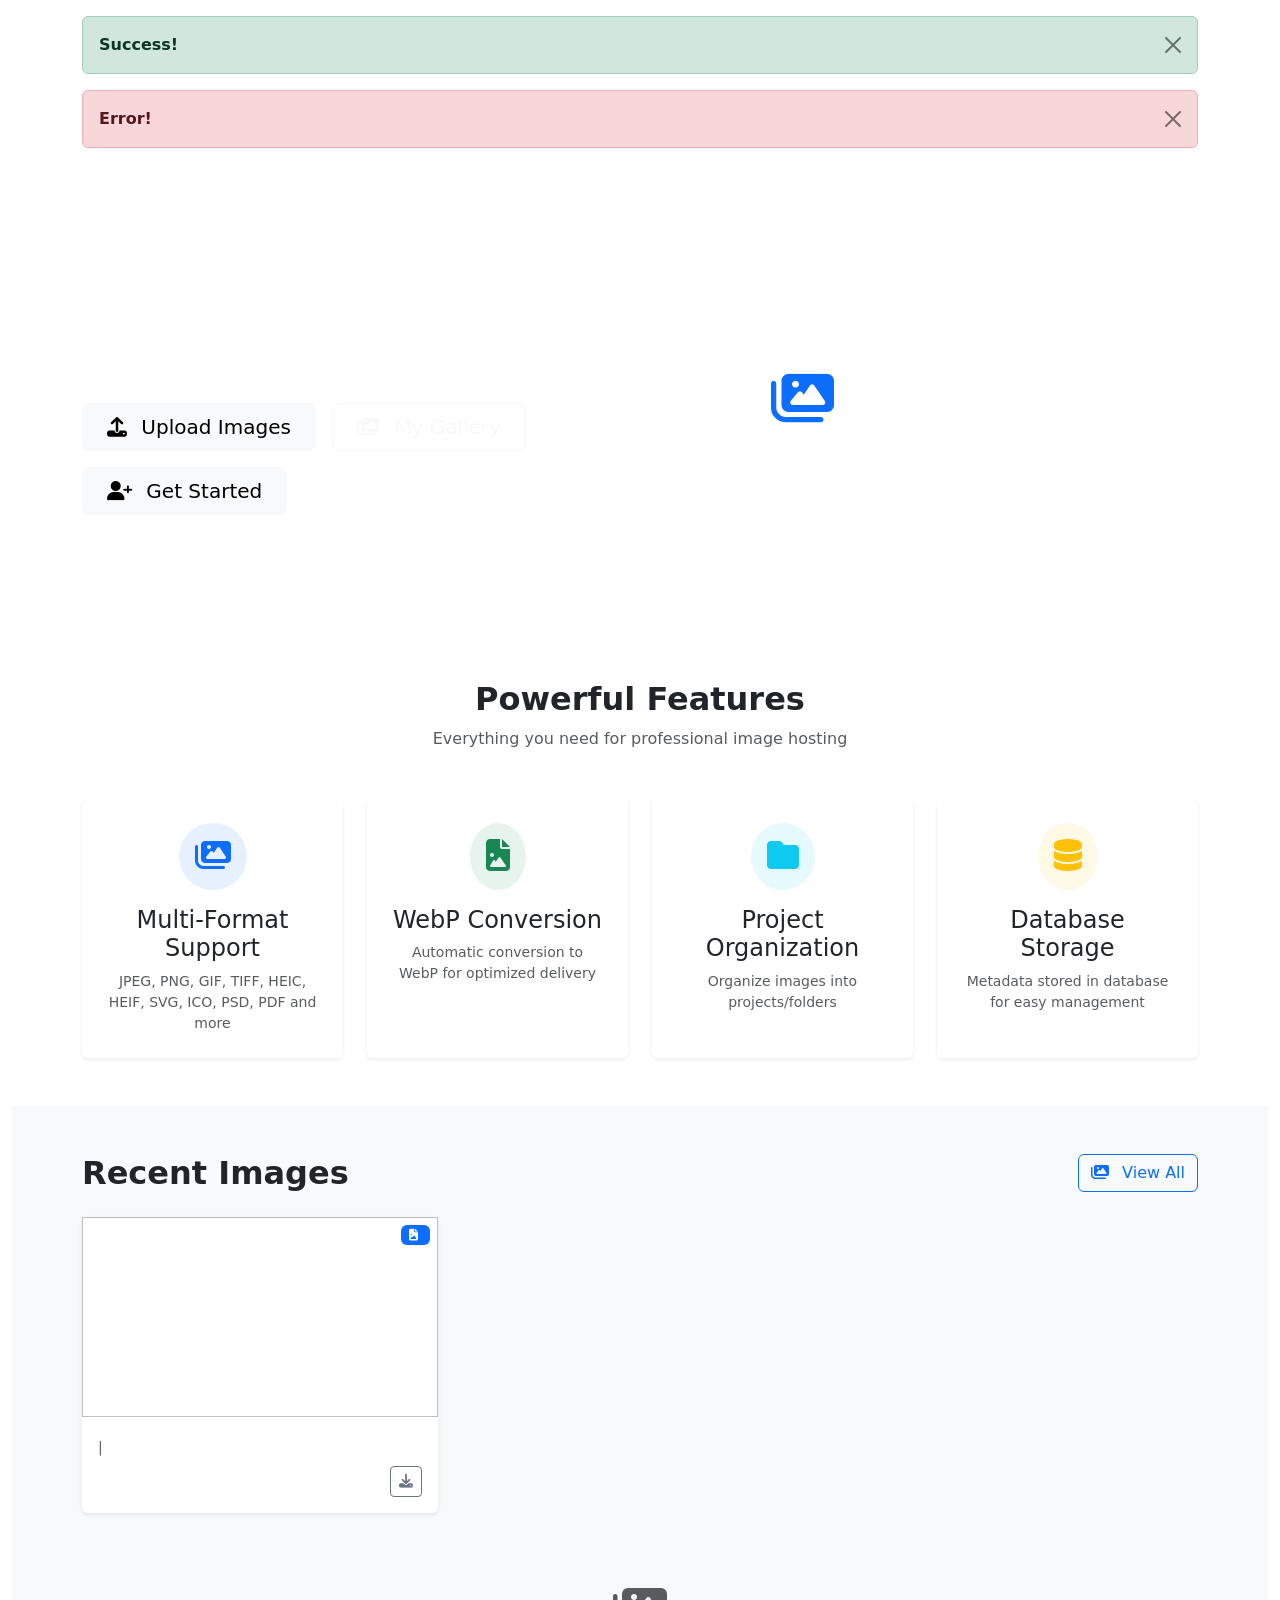
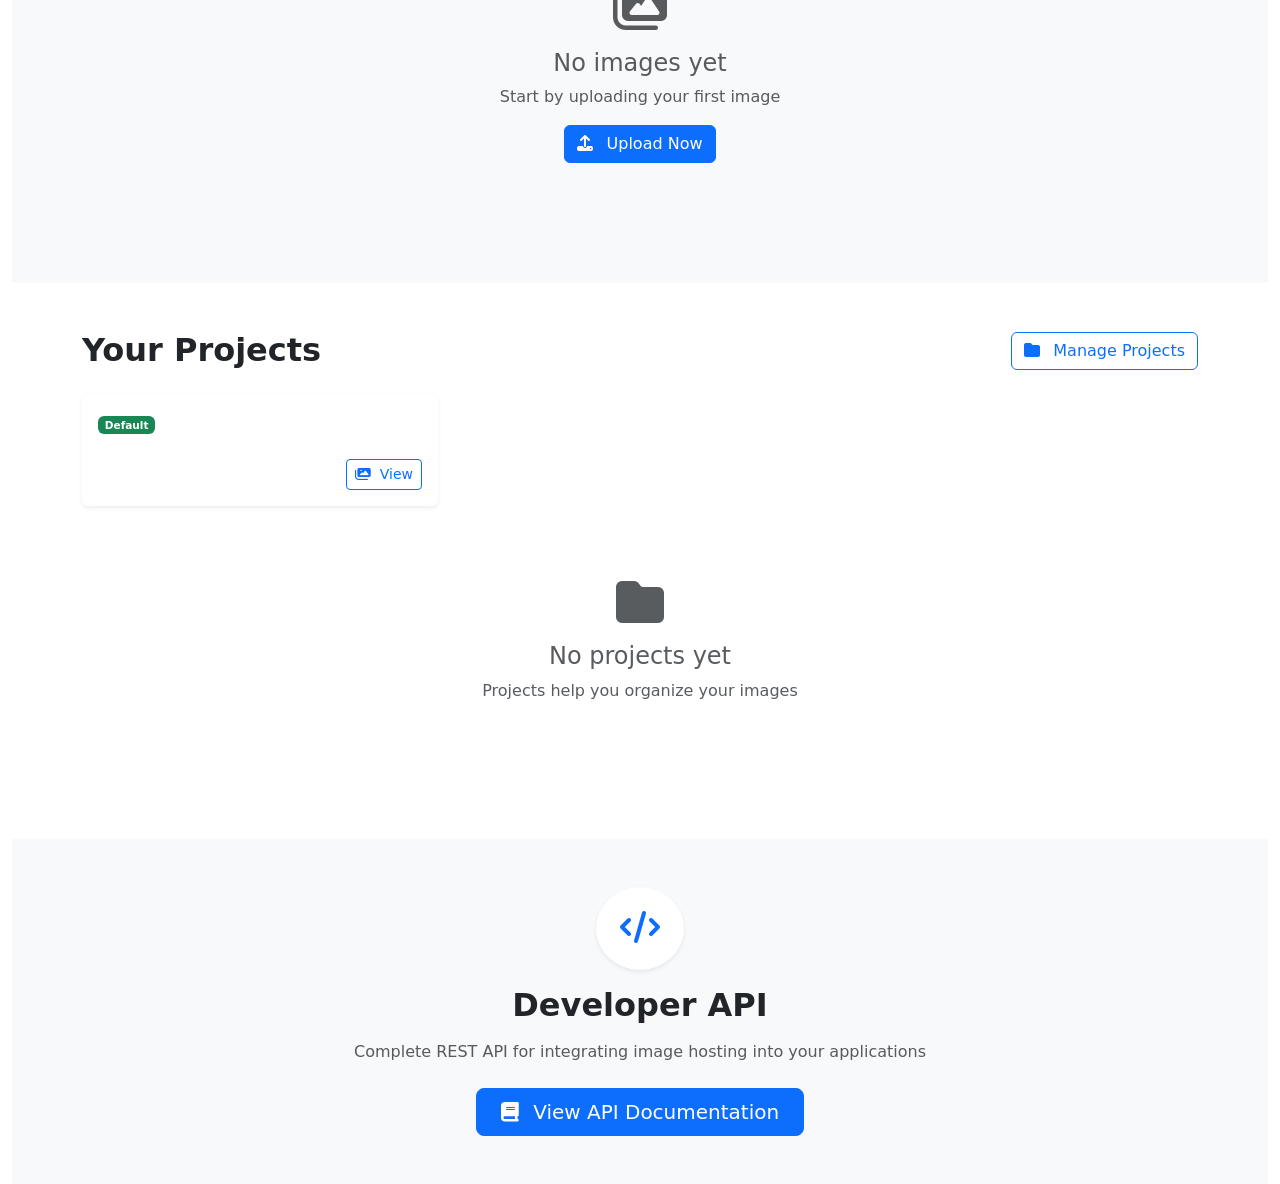
<file: src/main/resources/templates/index.html>
<!DOCTYPE html>
<html lang="en" xmlns:th="http://www.thymeleaf.org" xmlns:sec="http://www.thymeleaf.org/extras/spring-security">
<head>
    <meta charset="UTF-8">
    <meta name="viewport" content="width=device-width, initial-scale=1.0">
    <title>ImageHost - Self-Hosted Image Hosting</title>
    
    <!-- Bootstrap 5 CSS -->
    <link href="https://cdn.jsdelivr.net/npm/bootstrap@5.3.0/dist/css/bootstrap.min.css" rel="stylesheet">
    
    <!-- Bootstrap Icons -->
    <link rel="stylesheet" href="https://cdn.jsdelivr.net/npm/bootstrap-icons@1.11.0/font/bootstrap-icons.css">
    
    <!-- FontAwesome 6 -->
    <link rel="stylesheet" href="https://cdnjs.cloudflare.com/ajax/libs/font-awesome/6.5.2/css/all.min.css">
    
    <!-- Custom CSS -->
    <link rel="stylesheet" th:href="@{/css/styles.css}">
    
    <!-- Favicon -->
    <link rel="icon" type="image/x-icon" th:href="@{/favicon.ico}">
    
    <!-- Meta tags -->
    <meta name="description" content="Self-hosted image hosting service with WebP conversion and project organization">
    <meta name="keywords" content="image hosting, cloudinary alternative, webp conversion, image storage">
</head>
<body>
    <!-- Flash Messages -->
    <div th:if="${success}" class="container mt-3">
        <div class="alert alert-success alert-dismissible fade show" role="alert">
            <strong>Success!</strong> <span th:text="${success}"></span>
            <button type="button" class="btn-close" data-bs-dismiss="alert" aria-label="Close"></button>
        </div>
    </div>
    
    <div th:if="${error}" class="container mt-3">
        <div class="alert alert-danger alert-dismissible fade show" role="alert">
            <strong>Error!</strong> <span th:text="${error}"></span>
            <button type="button" class="btn-close" data-bs-dismiss="alert" aria-label="Close"></button>
        </div>
    </div>
    
    <nav th:replace="~{fragments/navbar :: navbar}"></nav>
    
    <main role="main" class="container-fluid">
        <!-- Hero Section -->
        <section class="bg-gradient-primary text-white py-5">
            <div class="container py-4">
                <div class="row align-items-center">
                    <div class="col-lg-7">
                        <h1 class="display-4 fw-bold mb-3">
                            <i class="fas fa-image me-3"></i>ImageHost
                        </h1>
                        <p class="lead mb-4">
                            Your self-hosted Cloudinary alternative. Upload, convert, organize, and serve images at scale.
                        </p>
                        <div class="d-flex gap-3 flex-wrap">
                            <a sec:authorize="isAuthenticated()" th:href="@{/upload}" class="btn btn-light btn-lg px-4">
                                <i class="fas fa-upload me-2"></i> Upload Images
                            </a>
                            <a sec:authorize="isAuthenticated()" th:href="@{/gallery}" class="btn btn-outline-light btn-lg px-4">
                                <i class="fas fa-images me-2"></i> My Gallery
                            </a>
                            <a sec:authorize="!isAuthenticated()" th:href="@{/register}" class="btn btn-light btn-lg px-4">
                                <i class="fas fa-user-plus me-2"></i> Get Started
                            </a>
                        </div>
                        
                        <!-- Stats -->
                        <div sec:authorize="isAuthenticated()" class="mt-4">
                            <div class="row text-center">
                                <div class="col-4">
                                    <h3 class="mb-0" th:text="${totalImages ?: 0}"></h3>
                                    <p class="mb-0 small">Images</p>
                                </div>
                                <div class="col-4">
                                    <h3 class="mb-0" th:text="${totalProjects ?: 0}"></h3>
                                    <p class="mb-0 small">Projects</p>
                                </div>
                                <div class="col-4">
                                    <h3 class="mb-0">
                                        <span th:text="${#numbers.formatDecimal(storageUsed ?: 0, 1, 2)} + ' MB'"></span>
                                    </h3>
                                    <p class="mb-0 small">Used</p>
                                </div>
                            </div>
                        </div>
                    </div>
                    <div class="col-lg-5 d-none d-lg-block">
                        <div class="position-relative">
                            <div class="rounded-circle bg-white bg-opacity-10 p-4 d-inline-block">
                                <i class="fas fa-images text-primary display-4"></i>
                            </div>
                        </div>
                    </div>
                </div>
            </div>
        </section>

        <!-- Features Section -->
        <section class="py-5">
            <div class="container">
                <div class="text-center mb-5">
                    <h2 class="fw-bold">Powerful Features</h2>
                    <p class="text-muted">Everything you need for professional image hosting</p>
                </div>
                
                <div class="row g-4">
                    <div class="col-md-6 col-lg-3">
                        <div class="card border-0 shadow-sm h-100">
                            <div class="card-body text-center p-4">
                                <div class="bg-primary bg-opacity-10 rounded-circle p-3 d-inline-block mb-3">
                                    <i class="fas fa-images text-primary fa-2x"></i>
                                </div>
                                <h4 class="mb-2">Multi-Format Support</h4>
                                <p class="text-muted small mb-0">
                                    JPEG, PNG, GIF, TIFF, HEIC, HEIF, SVG, ICO, PSD, PDF and more
                                </p>
                            </div>
                        </div>
                    </div>
                    
                    <div class="col-md-6 col-lg-3">
                        <div class="card border-0 shadow-sm h-100">
                            <div class="card-body text-center p-4">
                                <div class="bg-success bg-opacity-10 rounded-circle p-3 d-inline-block mb-3">
                                    <i class="fas fa-file-image text-success fa-2x"></i>
                                </div>
                                <h4 class="mb-2">WebP Conversion</h4>
                                <p class="text-muted small mb-0">
                                    Automatic conversion to WebP for optimized delivery
                                </p>
                            </div>
                        </div>
                    </div>
                    
                    <div class="col-md-6 col-lg-3">
                        <div class="card border-0 shadow-sm h-100">
                            <div class="card-body text-center p-4">
                                <div class="bg-info bg-opacity-10 rounded-circle p-3 d-inline-block mb-3">
                                    <i class="fas fa-folder text-info fa-2x"></i>
                                </div>
                                <h4 class="mb-2">Project Organization</h4>
                                <p class="text-muted small mb-0">
                                    Organize images into projects/folders
                                </p>
                            </div>
                        </div>
                    </div>
                    
                    <div class="col-md-6 col-lg-3">
                        <div class="card border-0 shadow-sm h-100">
                            <div class="card-body text-center p-4">
                                <div class="bg-warning bg-opacity-10 rounded-circle p-3 d-inline-block mb-3">
                                    <i class="fas fa-database text-warning fa-2x"></i>
                                </div>
                                <h4 class="mb-2">Database Storage</h4>
                                <p class="text-muted small mb-0">
                                    Metadata stored in database for easy management
                                </p>
                            </div>
                        </div>
                    </div>
                </div>
            </div>
        </section>

        <!-- Recent Images Section -->
        <section class="bg-light py-5" sec:authorize="isAuthenticated()">
            <div class="container">
                <div class="d-flex justify-content-between align-items-center mb-4">
                    <h2 class="fw-bold mb-0">Recent Images</h2>
                    <a th:href="@{/gallery}" class="btn btn-outline-primary">
                        <i class="fas fa-images me-2"></i> View All
                    </a>
                </div>
                
                <div class="row g-4" th:if="${recentImages != null && !recentImages.empty}">
                    <div class="col-md-6 col-lg-4" th:each="image : ${recentImages}">
                        <div class="card border-0 shadow-sm h-100">
                            <div class="position-relative">
                                <img th:src="${image.fullWebpUrl}" 
                                     th:alt="${image.originalFilename}" 
                                     class="card-img-top rounded-0" 
                                     style="height: 200px; object-fit: cover;">
                                <span class="badge bg-primary position-absolute top-0 end-0 m-2">
                                    <i class="fas fa-file-image me-1"></i> 
                                    <span th:text="${image.originalFormat}"></span>
                                </span>
                            </div>
                            <div class="card-body">
                                <h6 class="card-title mb-1" th:text="${image.originalFilename}"></h6>
                                <p class="card-text small text-muted mb-2">
                                    <span th:text="${image.width} + 'x' + ${image.height}"></span> | 
                                    <span th:text="${#numbers.formatDecimal(image.fileSize, 1, 2)} + ' KB'"></span>
                                </p>
                                <div class="d-flex justify-content-between align-items-center">
                                    <small class="text-muted" th:text="${#temporals.format(image.createdAt, 'MMM dd, yyyy')}"></small>
                                    <a th:href="${image.fullUrl}" class="btn btn-sm btn-outline-secondary">
                                        <i class="fas fa-download"></i>
                                    </a>
                                </div>
                            </div>
                        </div>
                    </div>
                </div>
                
                <div class="text-center py-4" th:if="${recentImages == null || recentImages.empty}">
                    <div class="py-5">
                        <i class="fas fa-images fa-3x text-muted mb-3"></i>
                        <h4 class="text-muted">No images yet</h4>
                        <p class="text-muted">Start by uploading your first image</p>
                        <a th:href="@{/upload}" class="btn btn-primary">
                            <i class="fas fa-upload me-2"></i> Upload Now
                        </a>
                    </div>
                </div>
            </div>
        </section>

        <!-- Projects Section -->
        <section class="py-5" sec:authorize="isAuthenticated()">
            <div class="container">
                <div class="d-flex justify-content-between align-items-center mb-4">
                    <h2 class="fw-bold mb-0">Your Projects</h2>
                    <a th:href="@{/projects}" class="btn btn-outline-primary">
                        <i class="fas fa-folder me-2"></i> Manage Projects
                    </a>
                </div>
                
                <div class="row g-4" th:if="${projects != null && !projects.empty}">
                    <div class="col-md-6 col-lg-4" th:each="project : ${projects}">
                        <div class="card border-0 shadow-sm h-100">
                            <div class="card-body">
                                <div class="d-flex justify-content-between align-items-start mb-3">
                                    <div class="flex-grow-1">
                                        <h5 class="card-title mb-1" th:text="${project.name}"></h5>
                                        <p class="card-text small text-muted mb-2">
                                            <span th:if="${project.isDefault}" class="badge bg-success me-2">Default</span>
                                            <span th:text="${project.description ?: 'No description'}"></span>
                                        </p>
                                    </div>
                                    <span class="badge bg-primary" th:text="${project.totalImages ?: 0} + ' images'"></span>
                                </div>
                                
                                <div class="d-flex justify-content-between align-items-center">
                                    <small class="text-muted" th:text="${#temporals.format(project.createdAt, 'MMM dd, yyyy')}"></small>
                                    <a th:href="@{/gallery(projectId=${project.id})}" class="btn btn-sm btn-outline-primary">
                                        <i class="fas fa-images me-1"></i> View
                                    </a>
                                </div>
                            </div>
                        </div>
                    </div>
                </div>
                
                <div class="text-center py-4" th:if="${projects == null || projects.empty}">
                    <div class="py-5">
                        <i class="fas fa-folder fa-3x text-muted mb-3"></i>
                        <h4 class="text-muted">No projects yet</h4>
                        <p class="text-muted">Projects help you organize your images</p>
                    </div>
                </div>
            </div>
        </section>

        <!-- API Documentation Section -->
        <section class="bg-light py-5">
            <div class="container text-center">
                <div class="rounded-circle bg-white shadow-sm p-4 d-inline-block mb-3">
                    <i class="fas fa-code text-primary fa-2x"></i>
                </div>
                <h2 class="fw-bold mb-3">Developer API</h2>
                <p class="text-muted mb-4">
                    Complete REST API for integrating image hosting into your applications
                </p>
                <a href="/swagger-ui.html" class="btn btn-primary btn-lg px-4">
                    <i class="fas fa-book me-2"></i> View API Documentation
                </a>
            </div>
        </section>
    </main>
    
    <footer th:replace="~{fragments/footer :: footer}"></footer>

    <!-- Bootstrap 5 JS Bundle -->
    <script src="https://cdn.jsdelivr.net/npm/bootstrap@5.3.0/dist/js/bootstrap.bundle.min.js"></script>
    
    <!-- jQuery -->
    <script src="https://code.jquery.com/jquery-3.7.0.min.js"></script>
    
    <!-- Custom JS -->
    <script th:src="@{/js/app.js}"></script>
</body>
</html>
</file>
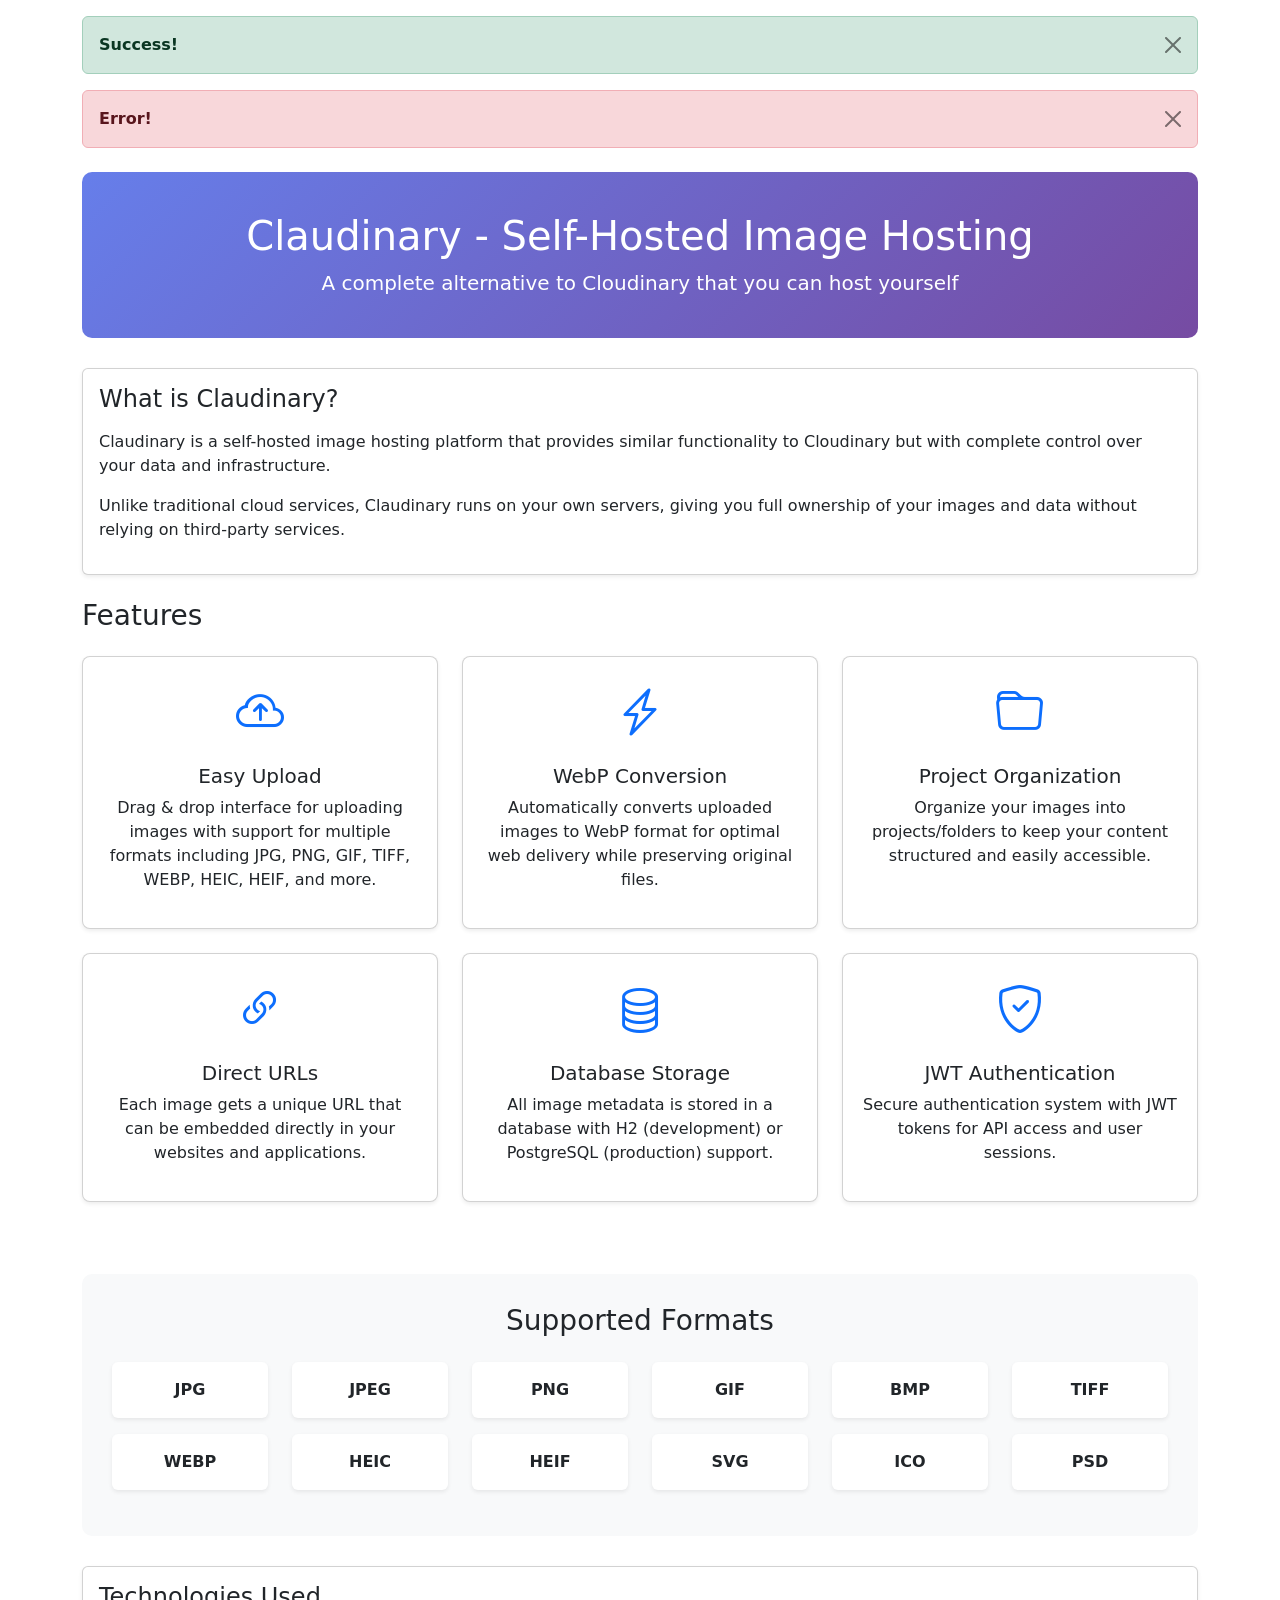
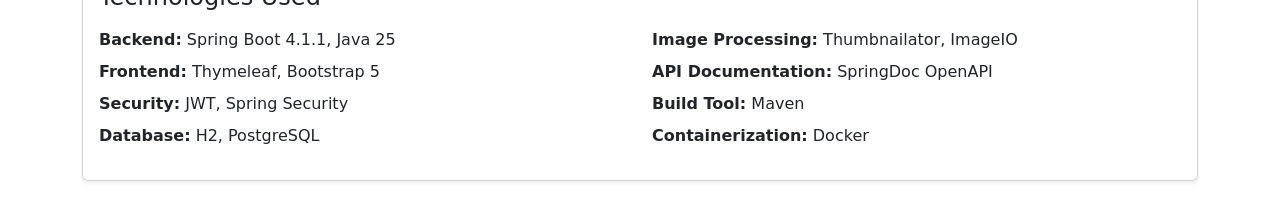
<file: src/main/resources/templates/about.html>
<!DOCTYPE html>
<html lang="en" xmlns:th="http://www.thymeleaf.org" xmlns:sec="http://www.thymeleaf.org/extras/spring-security">
<head>
    <meta charset="UTF-8">
    <meta name="viewport" content="width=device-width, initial-scale=1.0">
    <title th:text="${pageTitle}">About - ImageHost</title>
    
    <!-- Bootstrap 5 CSS -->
    <link href="https://cdn.jsdelivr.net/npm/bootstrap@5.3.0/dist/css/bootstrap.min.css" rel="stylesheet">
    
    <!-- Bootstrap Icons -->
    <link rel="stylesheet" href="https://cdn.jsdelivr.net/npm/bootstrap-icons@1.11.0/font/bootstrap-icons.css">
    
    <!-- FontAwesome 6 -->
    <link rel="stylesheet" href="https://cdnjs.cloudflare.com/ajax/libs/font-awesome/6.5.2/css/all.min.css">
    
    <!-- Custom CSS -->
    <link rel="stylesheet" th:href="@{/css/styles.css}">
    
    <!-- Favicon -->
    <link rel="icon" type="image/x-icon" th:href="@{/favicon.ico}">
    
    <style>
        .feature-card {
            text-align: center;
            padding: 20px;
            border-radius: 8px;
            transition: transform 0.3s, box-shadow 0.3s;
        }
        .feature-card:hover {
            transform: translateY(-5px);
            box-shadow: 0 10px 20px rgba(0,0,0,0.1);
        }
        .feature-icon {
            font-size: 3rem;
            margin-bottom: 15px;
            color: #0d6efd;
        }
        .hero-section {
            background: linear-gradient(135deg, #667eea 0%, #764ba2 100%);
            border-radius: 10px;
            padding: 40px;
            color: white;
            margin-bottom: 30px;
        }
        .stats-section {
            background: #f8f9fa;
            padding: 30px;
            border-radius: 10px;
            margin-bottom: 30px;
        }
        .team-section {
            margin-bottom: 30px;
        }
    </style>
</head>
<body>
    <!-- Flash Messages -->
    <div th:if="${success}" class="container mt-3">
        <div class="alert alert-success alert-dismissible fade show" role="alert">
            <strong>Success!</strong> <span th:text="${success}"></span>
            <button type="button" class="btn-close" data-bs-dismiss="alert" aria-label="Close"></button>
        </div>
    </div>
    
    <div th:if="${error}" class="container mt-3">
        <div class="alert alert-danger alert-dismissible fade show" role="alert">
            <strong>Error!</strong> <span th:text="${error}"></span>
            <button type="button" class="btn-close" data-bs-dismiss="alert" aria-label="Close"></button>
        </div>
    </div>
    
    <nav th:replace="~{fragments/navbar :: navbar}"></nav>
    
    <main class="container mt-4">
        <div class="hero-section">
            <div class="text-center">
                <h1>Claudinary - Self-Hosted Image Hosting</h1>
                <p class="lead mb-0">A complete alternative to Cloudinary that you can host yourself</p>
            </div>
        </div>
        
        <div class="card shadow-sm mb-4">
            <div class="card-body">
                <h4 class="mb-3">What is Claudinary?</h4>
                <p>
                    Claudinary is a self-hosted image hosting platform that provides similar functionality 
                    to Cloudinary but with complete control over your data and infrastructure. 
                </p>
                <p>
                    Unlike traditional cloud services, Claudinary runs on your own servers, giving you 
                    full ownership of your images and data without relying on third-party services.
                </p>
            </div>
        </div>
        
        <h3 class="mb-4">Features</h3>
        
        <div class="row mb-5">
            <div class="col-md-4 mb-4">
                <div class="card feature-card shadow-sm h-100">
                    <div class="feature-icon">
                        <i class="bi bi-cloud-arrow-up"></i>
                    </div>
                    <h5>Easy Upload</h5>
                    <p>Drag & drop interface for uploading images with support for multiple formats including JPG, PNG, GIF, TIFF, WEBP, HEIC, HEIF, and more.</p>
                </div>
            </div>
            
            <div class="col-md-4 mb-4">
                <div class="card feature-card shadow-sm h-100">
                    <div class="feature-icon">
                        <i class="bi bi-lightning-charge"></i>
                    </div>
                    <h5>WebP Conversion</h5>
                    <p>Automatically converts uploaded images to WebP format for optimal web delivery while preserving original files.</p>
                </div>
            </div>
            
            <div class="col-md-4 mb-4">
                <div class="card feature-card shadow-sm h-100">
                    <div class="feature-icon">
                        <i class="bi bi-folder"></i>
                    </div>
                    <h5>Project Organization</h5>
                    <p>Organize your images into projects/folders to keep your content structured and easily accessible.</p>
                </div>
            </div>
            
            <div class="col-md-4 mb-4">
                <div class="card feature-card shadow-sm h-100">
                    <div class="feature-icon">
                        <i class="bi bi-link-45deg"></i>
                    </div>
                    <h5>Direct URLs</h5>
                    <p>Each image gets a unique URL that can be embedded directly in your websites and applications.</p>
                </div>
            </div>
            
            <div class="col-md-4 mb-4">
                <div class="card feature-card shadow-sm h-100">
                    <div class="feature-icon">
                        <i class="bi bi-database"></i>
                    </div>
                    <h5>Database Storage</h5>
                    <p>All image metadata is stored in a database with H2 (development) or PostgreSQL (production) support.</p>
                </div>
            </div>
            
            <div class="col-md-4 mb-4">
                <div class="card feature-card shadow-sm h-100">
                    <div class="feature-icon">
                        <i class="bi bi-shield-check"></i>
                    </div>
                    <h5>JWT Authentication</h5>
                    <p>Secure authentication system with JWT tokens for API access and user sessions.</p>
                </div>
            </div>
        </div>
        
        <div class="stats-section">
            <h3 class="text-center mb-4">Supported Formats</h3>
            <div class="row text-center">
                <div class="col-6 col-md-4 col-lg-2 mb-3">
                    <div class="p-3 bg-white rounded shadow-sm">
                        <strong>JPG</strong>
                    </div>
                </div>
                <div class="col-6 col-md-4 col-lg-2 mb-3">
                    <div class="p-3 bg-white rounded shadow-sm">
                        <strong>JPEG</strong>
                    </div>
                </div>
                <div class="col-6 col-md-4 col-lg-2 mb-3">
                    <div class="p-3 bg-white rounded shadow-sm">
                        <strong>PNG</strong>
                    </div>
                </div>
                <div class="col-6 col-md-4 col-lg-2 mb-3">
                    <div class="p-3 bg-white rounded shadow-sm">
                        <strong>GIF</strong>
                    </div>
                </div>
                <div class="col-6 col-md-4 col-lg-2 mb-3">
                    <div class="p-3 bg-white rounded shadow-sm">
                        <strong>BMP</strong>
                    </div>
                </div>
                <div class="col-6 col-md-4 col-lg-2 mb-3">
                    <div class="p-3 bg-white rounded shadow-sm">
                        <strong>TIFF</strong>
                    </div>
                </div>
                <div class="col-6 col-md-4 col-lg-2 mb-3">
                    <div class="p-3 bg-white rounded shadow-sm">
                        <strong>WEBP</strong>
                    </div>
                </div>
                <div class="col-6 col-md-4 col-lg-2 mb-3">
                    <div class="p-3 bg-white rounded shadow-sm">
                        <strong>HEIC</strong>
                    </div>
                </div>
                <div class="col-6 col-md-4 col-lg-2 mb-3">
                    <div class="p-3 bg-white rounded shadow-sm">
                        <strong>HEIF</strong>
                    </div>
                </div>
                <div class="col-6 col-md-4 col-lg-2 mb-3">
                    <div class="p-3 bg-white rounded shadow-sm">
                        <strong>SVG</strong>
                    </div>
                </div>
                <div class="col-6 col-md-4 col-lg-2 mb-3">
                    <div class="p-3 bg-white rounded shadow-sm">
                        <strong>ICO</strong>
                    </div>
                </div>
                <div class="col-6 col-md-4 col-lg-2 mb-3">
                    <div class="p-3 bg-white rounded shadow-sm">
                        <strong>PSD</strong>
                    </div>
                </div>
            </div>
        </div>
        
        <div class="team-section">
            <div class="card shadow-sm">
                <div class="card-body">
                    <h4 class="mb-3">Technologies Used</h4>
                    <div class="row">
                        <div class="col-md-6">
                            <ul class="list-unstyled">
                                <li class="mb-2"><strong>Backend:</strong> Spring Boot 4.1.1, Java 25</li>
                                <li class="mb-2"><strong>Frontend:</strong> Thymeleaf, Bootstrap 5</li>
                                <li class="mb-2"><strong>Security:</strong> JWT, Spring Security</li>
                                <li class="mb-2"><strong>Database:</strong> H2, PostgreSQL</li>
                            </ul>
                        </div>
                        <div class="col-md-6">
                            <ul class="list-unstyled">
                                <li class="mb-2"><strong>Image Processing:</strong> Thumbnailator, ImageIO</li>
                                <li class="mb-2"><strong>API Documentation:</strong> SpringDoc OpenAPI</li>
                                <li class="mb-2"><strong>Build Tool:</strong> Maven</li>
                                <li class="mb-2"><strong>Containerization:</strong> Docker</li>
                            </ul>
                        </div>
                    </div>
                </div>
            </div>
        </div>
    </main>
    
    <footer th:replace="~{fragments/footer :: footer}"></footer>

    <!-- Bootstrap 5 JS Bundle -->
    <script src="https://cdn.jsdelivr.net/npm/bootstrap@5.3.0/dist/js/bootstrap.bundle.min.js"></script>
    
    <!-- jQuery -->
    <script src="https://code.jquery.com/jquery-3.7.0.min.js"></script>
    
    <!-- Custom JS -->
    <script th:src="@{/js/app.js}"></script>
</body>
</html>
</file>
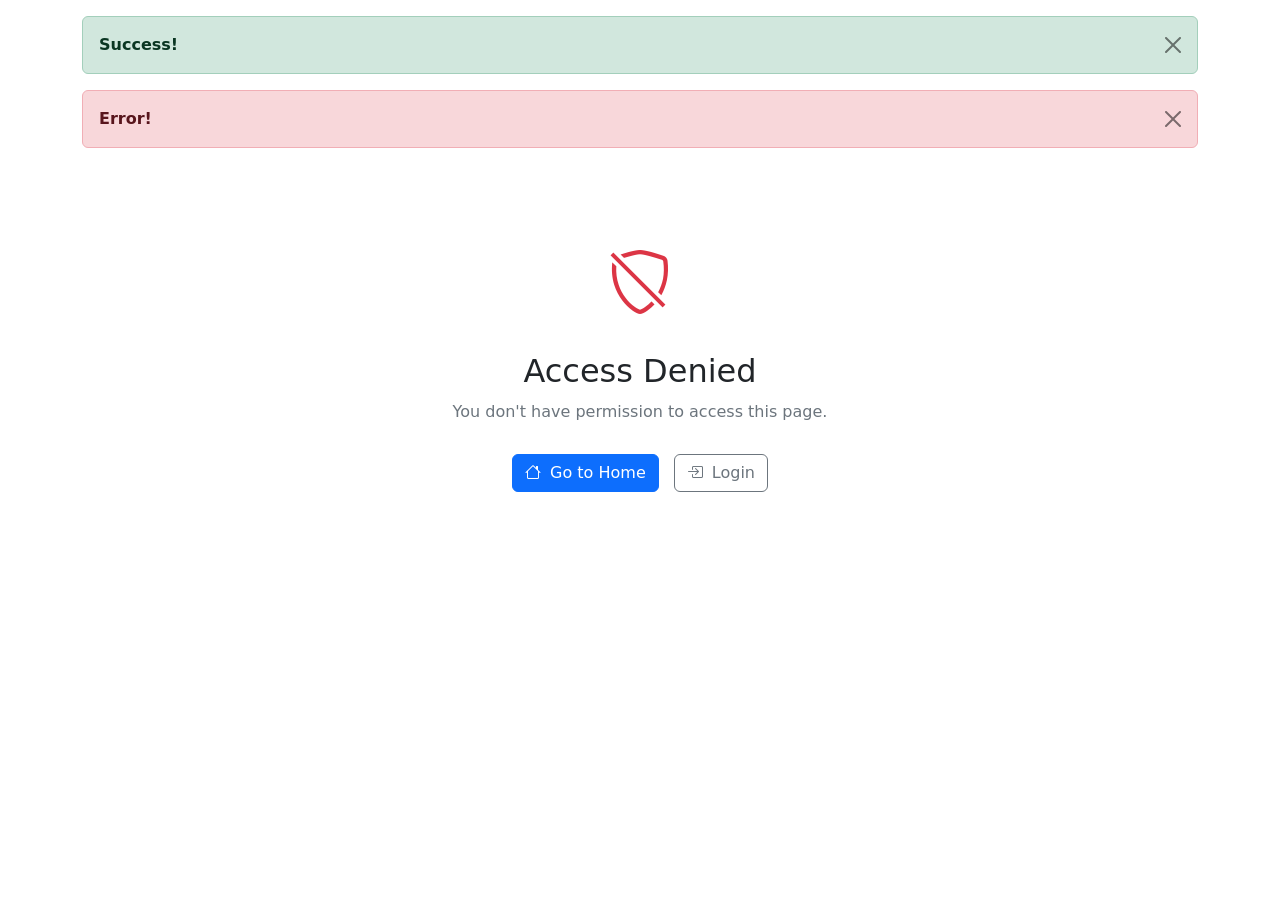
<file: src/main/resources/templates/access-denied.html>
<!DOCTYPE html>
<html lang="en" xmlns:th="http://www.thymeleaf.org" xmlns:sec="http://www.thymeleaf.org/extras/spring-security">
<head>
    <meta charset="UTF-8">
    <meta name="viewport" content="width=device-width, initial-scale=1.0">
    <title th:text="${pageTitle}">Access Denied - ImageHost</title>
    
    <!-- Bootstrap 5 CSS -->
    <link href="https://cdn.jsdelivr.net/npm/bootstrap@5.3.0/dist/css/bootstrap.min.css" rel="stylesheet">
    
    <!-- Bootstrap Icons -->
    <link rel="stylesheet" href="https://cdn.jsdelivr.net/npm/bootstrap-icons@1.11.0/font/bootstrap-icons.css">
    
    <!-- FontAwesome 6 -->
    <link rel="stylesheet" href="https://cdnjs.cloudflare.com/ajax/libs/font-awesome/6.5.2/css/all.min.css">
    
    <!-- Custom CSS -->
    <link rel="stylesheet" th:href="@{/css/styles.css}">
    
    <!-- Favicon -->
    <link rel="icon" type="image/x-icon" th:href="@{/favicon.ico}">
    
    <style>
        .error-container {
            text-align: center;
            padding: 40px;
        }
        .error-icon {
            font-size: 4rem;
            color: #dc3545;
            margin-bottom: 20px;
        }
        .error-title {
            font-size: 2rem;
            margin-bottom: 10px;
        }
        .error-message {
            color: #6c757d;
            margin-bottom: 30px;
        }
        .error-actions {
            display: flex;
            justify-content: center;
            gap: 15px;
        }
    </style>
</head>
<body>
    <!-- Flash Messages -->
    <div th:if="${success}" class="container mt-3">
        <div class="alert alert-success alert-dismissible fade show" role="alert">
            <strong>Success!</strong> <span th:text="${success}"></span>
            <button type="button" class="btn-close" data-bs-dismiss="alert" aria-label="Close"></button>
        </div>
    </div>
    
    <div th:if="${error}" class="container mt-3">
        <div class="alert alert-danger alert-dismissible fade show" role="alert">
            <strong>Error!</strong> <span th:text="${error}"></span>
            <button type="button" class="btn-close" data-bs-dismiss="alert" aria-label="Close"></button>
        </div>
    </div>
    
    <nav th:replace="~{fragments/navbar :: navbar}"></nav>
    
    <main class="container mt-5">
        <div class="error-container">
            <div class="error-icon">
                <i class="bi bi-shield-slash"></i>
            </div>
            <h1 class="error-title">Access Denied</h1>
            <p class="error-message">You don't have permission to access this page.</p>
            
            <div class="error-actions">
                <a href="/" class="btn btn-primary">
                    <i class="bi bi-house me-1"></i> Go to Home
                </a>
                <a href="/login" class="btn btn-outline-secondary">
                    <i class="bi bi-box-arrow-in-right me-1"></i> Login
                </a>
            </div>
        </div>
    </main>
    
    <footer th:replace="~{fragments/footer :: footer}"></footer>

    <!-- Bootstrap 5 JS Bundle -->
    <script src="https://cdn.jsdelivr.net/npm/bootstrap@5.3.0/dist/js/bootstrap.bundle.min.js"></script>
    
    <!-- jQuery -->
    <script src="https://code.jquery.com/jquery-3.7.0.min.js"></script>
    
    <!-- Custom JS -->
    <script th:src="@{/js/app.js}"></script>
</body>
</html>
</file>
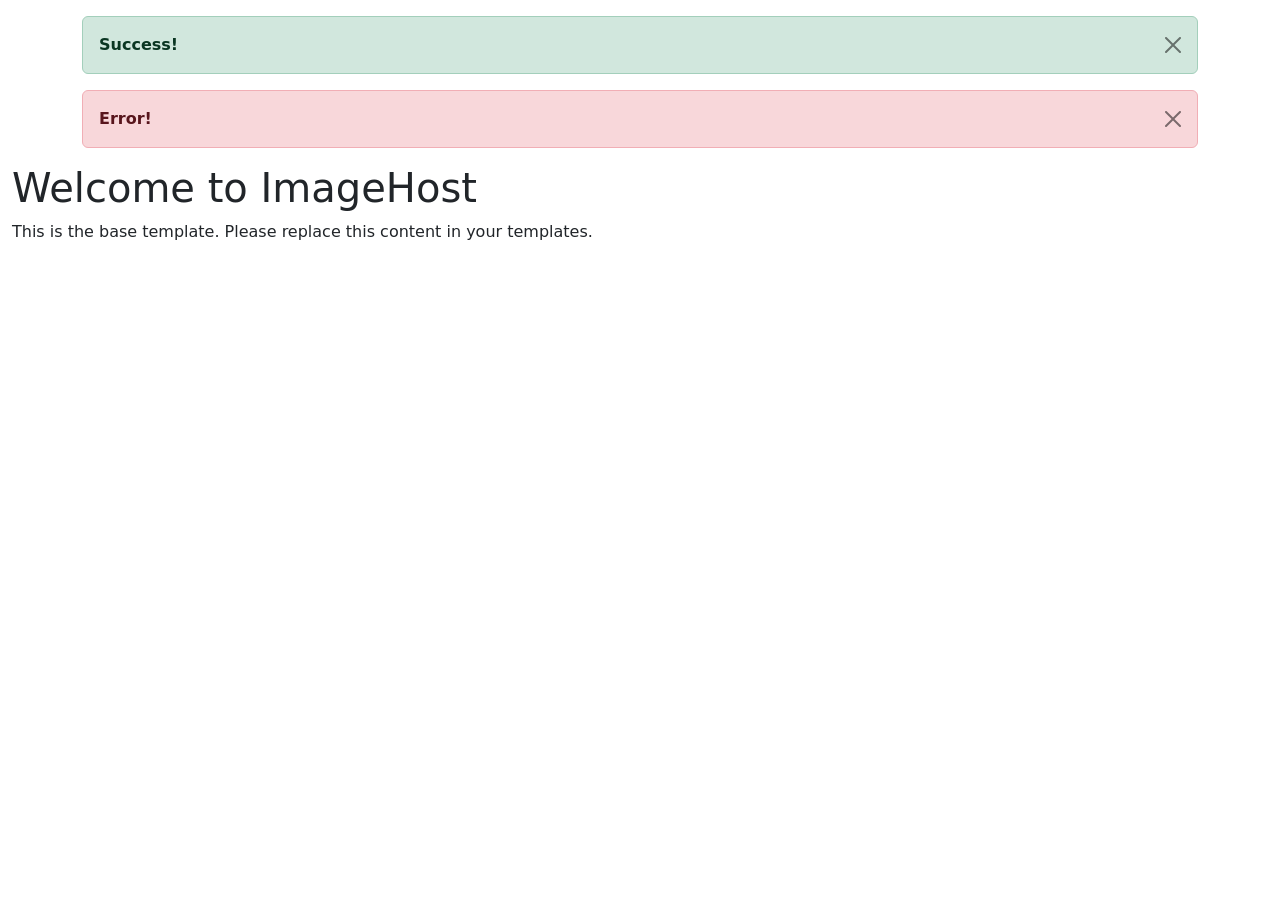
<file: src/main/resources/templates/base.html>
<!DOCTYPE html>
<html lang="en" xmlns:th="http://www.thymeleaf.org" xmlns:sec="http://www.thymeleaf.org/extras/spring-security">
<head>
    <meta charset="UTF-8">
    <meta name="viewport" content="width=device-width, initial-scale=1.0">
    <title th:text="${title} ?: 'ImageHost - Cloudinary Alternative'">ImageHost</title>
    
    <!-- Bootstrap 5 CSS -->
    <link href="https://cdn.jsdelivr.net/npm/bootstrap@5.3.0/dist/css/bootstrap.min.css" rel="stylesheet">
    
    <!-- Bootstrap Icons -->
    <link rel="stylesheet" href="https://cdn.jsdelivr.net/npm/bootstrap-icons@1.11.0/font/bootstrap-icons.css">
    
    <!-- FontAwesome 6 -->
    <link rel="stylesheet" href="https://cdnjs.cloudflare.com/ajax/libs/font-awesome/6.5.2/css/all.min.css">
    
    <!-- Custom CSS -->
    <link rel="stylesheet" th:href="@{/css/styles.css}">
    
    <!-- Favicon -->
    <link rel="icon" type="image/x-icon" th:href="@{/favicon.ico}">
    
    <!-- Meta tags -->
    <meta name="description" content="Self-hosted image hosting service with WebP conversion and project organization">
    <meta name="keywords" content="image hosting, cloudinary alternative, webp conversion, image storage">
</head>
<body>
    <!-- Navigation -->
    <nav th:replace="~{fragments/navbar :: navbar}"></nav>
    
    <!-- Flash Messages -->
    <div th:if="${success}" class="container mt-3">
        <div class="alert alert-success alert-dismissible fade show" role="alert">
            <strong>Success!</strong> <span th:text="${success}"></span>
            <button type="button" class="btn-close" data-bs-dismiss="alert" aria-label="Close"></button>
        </div>
    </div>
    
    <div th:if="${error}" class="container mt-3">
        <div class="alert alert-danger alert-dismissible fade show" role="alert">
            <strong>Error!</strong> <span th:text="${error}"></span>
            <button type="button" class="btn-close" data-bs-dismiss="alert" aria-label="Close"></button>
        </div>
    </div>
    
    <!-- Main Content -->
    <main role="main" class="container-fluid">
        <h1>Welcome to ImageHost</h1>
        <p>This is the base template. Please replace this content in your templates.</p>
    </main>
    
    <!-- Footer -->
    <footer th:replace="~{fragments/footer :: footer}"></footer>
    
    <!-- Bootstrap 5 JS Bundle -->
    <script src="https://cdn.jsdelivr.net/npm/bootstrap@5.3.0/dist/js/bootstrap.bundle.min.js"></script>
    
    <!-- jQuery -->
    <script src="https://code.jquery.com/jquery-3.7.0.min.js"></script>
    
    <!-- Custom JS -->
    <script th:src="@{/js/app.js}"></script>
    
    <!-- Additional JS -->
    <th:block th:utext="${scripts}"></th:block>
</body>
</html>
</file>
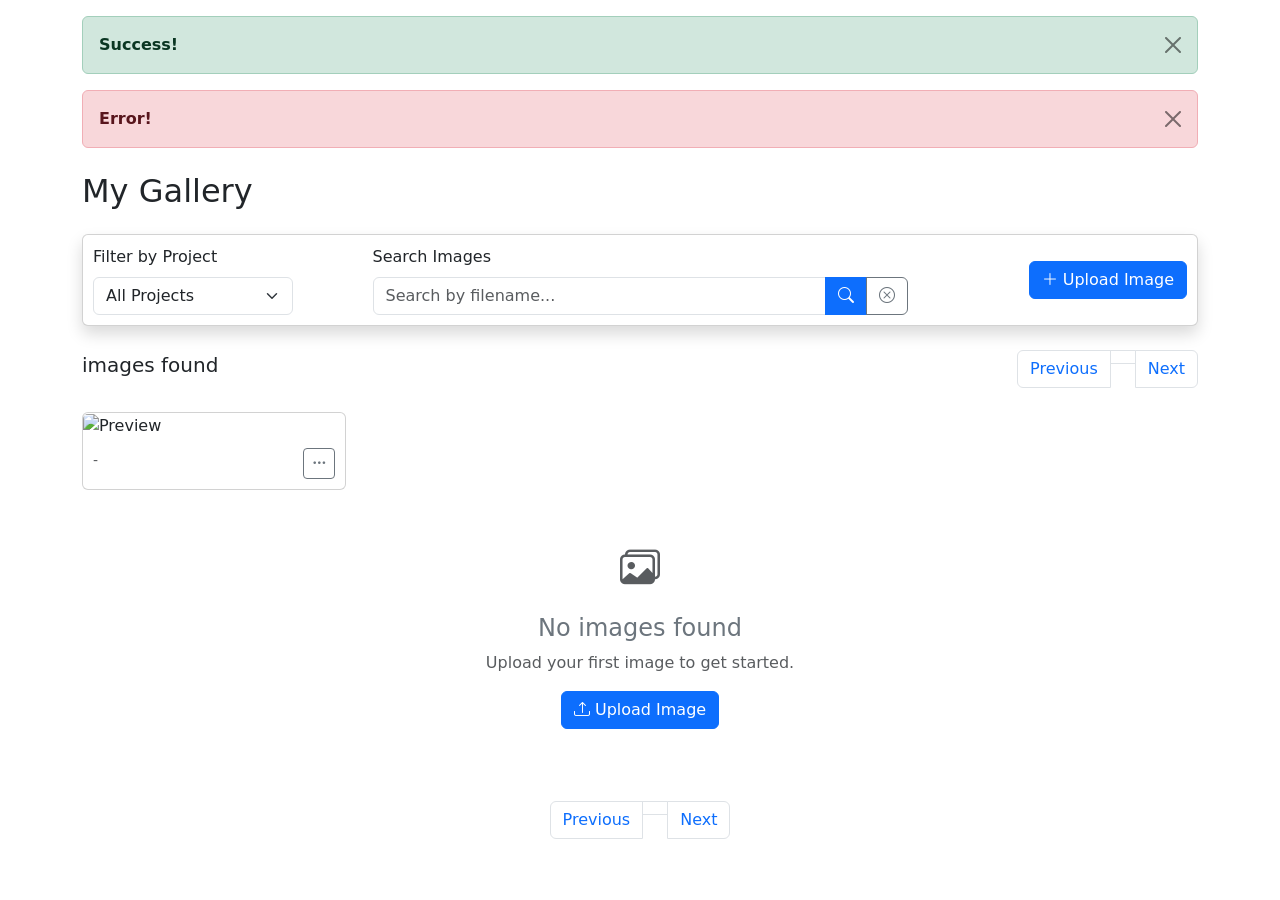
<file: src/main/resources/templates/gallery.html>
<!DOCTYPE html>
<html lang="en" xmlns:th="http://www.thymeleaf.org" xmlns:sec="http://www.thymeleaf.org/extras/spring-security">
<head>
    <meta charset="UTF-8">
    <meta name="viewport" content="width=device-width, initial-scale=1.0">
    <title th:text="${pageTitle}">My Gallery - ImageHost</title>
    
    <!-- Bootstrap 5 CSS -->
    <link href="https://cdn.jsdelivr.net/npm/bootstrap@5.3.0/dist/css/bootstrap.min.css" rel="stylesheet">
    
    <!-- Bootstrap Icons -->
    <link rel="stylesheet" href="https://cdn.jsdelivr.net/npm/bootstrap-icons@1.11.0/font/bootstrap-icons.css">
    
    <!-- FontAwesome 6 -->
    <link rel="stylesheet" href="https://cdnjs.cloudflare.com/ajax/libs/font-awesome/6.5.2/css/all.min.css">
    
    <!-- Custom CSS -->
    <link rel="stylesheet" th:href="@{/css/styles.css}">
    
    <!-- Favicon -->
    <link rel="icon" type="image/x-icon" th:href="@{/favicon.ico}">
    
    <style>
        .image-card {
            transition: transform 0.3s, box-shadow 0.3s;
            cursor: pointer;
        }
        .image-card:hover {
            transform: translateY(-5px);
            box-shadow: 0 10px 20px rgba(0,0,0,0.15);
        }
        .image-card img {
            height: 180px;
            object-fit: cover;
            border-top-left-radius: 5px;
            border-top-right-radius: 5px;
        }
        .card-body {
            padding: 10px;
        }
        .project-filter {
            max-width: 200px;
        }
        .gallery-grid {
            display: grid;
            grid-template-columns: repeat(auto-fill, minmax(250px, 1fr));
            gap: 20px;
        }
        @media (max-width: 768px) {
            .gallery-grid {
                grid-template-columns: repeat(auto-fill, minmax(200px, 1fr));
            }
        }
        .no-results {
            text-align: center;
            padding: 40px;
            color: #6c757d;
        }
    </style>
</head>
<body>
    <!-- Flash Messages -->
    <div th:if="${success}" class="container mt-3">
        <div class="alert alert-success alert-dismissible fade show" role="alert">
            <strong>Success!</strong> <span th:text="${success}"></span>
            <button type="button" class="btn-close" data-bs-dismiss="alert" aria-label="Close"></button>
        </div>
    </div>
    
    <div th:if="${error}" class="container mt-3">
        <div class="alert alert-danger alert-dismissible fade show" role="alert">
            <strong>Error!</strong> <span th:text="${error}"></span>
            <button type="button" class="btn-close" data-bs-dismiss="alert" aria-label="Close"></button>
        </div>
    </div>
    
    <nav th:replace="~{fragments/navbar :: navbar}"></nav>
    
    <main class="container mt-4">
        <h2 class="mb-4">My Gallery</h2>
        
        <div class="card shadow mb-4">
            <div class="card-body">
                <div class="row align-items-center">
                    <div class="col-md-3 mb-3 mb-md-0">
                        <label class="form-label">Filter by Project</label>
                        <select class="form-select project-filter" id="projectFilter" 
                                onchange="window.location.href = '/gallery?projectId=' + this.value">
                            <option value="">All Projects</option>
                            <option th:each="project : ${projects}" 
                                    th:value="${project.id}" 
                                    th:text="${project.name}"
                                    th:selected="${project.id == selectedProjectId}"></option>
                        </select>
                    </div>
                    
                    <div class="col-md-6 mb-3 mb-md-0">
                        <label class="form-label">Search Images</label>
                        <div class="input-group">
                            <input type="text" class="form-control" 
                                   placeholder="Search by filename..." 
                                   th:value="${searchQuery}" id="searchInput">
                            <button class="btn btn-primary" type="button" onclick="searchImages()">
                                <i class="bi bi-search"></i>
                            </button>
                            <button class="btn btn-outline-secondary" type="button" 
                                    onclick="clearSearch()" th:if="${searchQuery != null}">
                                <i class="bi bi-x-circle"></i>
                            </button>
                        </div>
                    </div>
                    
                    <div class="col-md-3 text-md-end">
                        <a href="/upload" class="btn btn-primary">
                            <i class="bi bi-plus-lg"></i> Upload Image
                        </a>
                    </div>
                </div>
            </div>
        </div>
        
        <div class="mb-4">
            <div class="d-flex justify-content-between align-items-center">
                <h5 th:if="${images != null && !images.empty}">
                    <span th:text="${totalElements}"></span> images found
                </h5>
                <nav th:if="${images != null && !images.empty}" aria-label="Page navigation">
                    <ul class="pagination justify-content-end mb-0">
                        <li class="page-item" th:classappend="${currentPage == 0 ? 'disabled' : ''}">
                            <a class="page-link" th:href="@{/gallery(page=${currentPage - 1}, size=${images.size}, projectId=${selectedProjectId}, search=${searchQuery})}">
                                Previous
                            </a>
                        </li>
                        <li class="page-item" th:each="page : ${#numbers.sequence(0, totalPages - 1)}"
                            th:classappend="${page == currentPage ? 'active' : ''}">
                            <a class="page-link" th:href="@{/gallery(page=${page}, size=${images.size}, projectId=${selectedProjectId}, search=${searchQuery})}"
                               th:text="${page + 1}"></a>
                        </li>
                        <li class="page-item" th:classappend="${currentPage >= totalPages - 1 ? 'disabled' : ''}">
                            <a class="page-link" th:href="@{/gallery(page=${currentPage + 1}, size=${images.size}, projectId=${selectedProjectId}, search=${searchQuery})}">
                                Next
                            </a>
                        </li>
                    </ul>
                </nav>
            </div>
        </div>
        
        <div class="gallery-grid" th:if="${images != null && !images.empty}">
            <div class="image-card card" th:each="image : ${images}">
                <a th:href="@{/image/{id}(id=${image.id})}" class="text-decoration-none text-dark">
                    <img th:src="${image.thumbnailUrl != null ? image.thumbnailUrl : image.url}" 
                         alt="Preview" class="img-fluid">
                </a>
                <div class="card-body">
                    <div class="d-flex justify-content-between align-items-start">
                        <div class="flex-grow-1">
                            <h6 class="mb-0" th:text="${image.originalFilename}"></h6>
                            <small class="text-muted">
                                <span th:text="${image.originalFormat}"></span> - 
                                <span th:text="${image.width} + 'x' + ${image.height}"></span>
                            </small>
                        </div>
                        <div class="dropdown">
                            <button class="btn btn-sm btn-outline-secondary" type="button" 
                                    data-bs-toggle="dropdown" aria-expanded="false">
                                <i class="bi bi-three-dots"></i>
                            </button>
                            <ul class="dropdown-menu dropdown-menu-end">
                                <li>
                                    <a class="dropdown-item" th:href="@{/image/{id}(id=${image.id})}">
                                        <i class="bi bi-eye"></i> View
                                    </a>
                                </li>
                                <li>
                                    <a class="dropdown-item" th:href="${image.url}" download th:text="${image.originalFilename}">
                                        <i class="bi bi-download"></i> Download
                                    </a>
                                </li>
                                <li><hr class="dropdown-divider"></li>
                                <li>
                                    <a class="dropdown-item text-danger" href="#" 
                                       onclick="confirmDelete('${image.id}')">
                                        <i class="bi bi-trash"></i> Delete
                                    </a>
                                </li>
                            </ul>
                        </div>
                    </div>
                </div>
            </div>
        </div>
        
        <div class="no-results text-center py-5" th:if="${images == null || images.empty}">
            <i class="bi bi-images fs-1 text-muted"></i>
            <h4 class="mt-3">No images found</h4>
            <p class="text-muted">Upload your first image to get started.</p>
            <a href="/upload" class="btn btn-primary">
                <i class="bi bi-upload"></i> Upload Image
            </a>
        </div>
        
        <div class="mt-4" th:if="${images != null && !images.empty}">
            <nav aria-label="Page navigation">
                <ul class="pagination justify-content-center">
                    <li class="page-item" th:classappend="${currentPage == 0 ? 'disabled' : ''}">
                        <a class="page-link" th:href="@{/gallery(page=${currentPage - 1}, size=${images.size}, projectId=${selectedProjectId}, search=${searchQuery})}">
                            Previous
                        </a>
                    </li>
                    <li class="page-item" th:each="page : ${#numbers.sequence(0, totalPages - 1)}"
                        th:classappend="${page == currentPage ? 'active' : ''}">
                        <a class="page-link" th:href="@{/gallery(page=${page}, size=${images.size}, projectId=${selectedProjectId}, search=${searchQuery})}"
                           th:text="${page + 1}"></a>
                    </li>
                    <li class="page-item" th:classappend="${currentPage >= totalPages - 1 ? 'disabled' : ''}">
                        <a class="page-link" th:href="@{/gallery(page=${currentPage + 1}, size=${images.size}, projectId=${selectedProjectId}, search=${searchQuery})}">
                            Next
                        </a>
                    </li>
                </ul>
            </nav>
        </div>
    </main>
    
    <script>
        function searchImages() {
            const searchInput = document.getElementById('searchInput');
            const projectFilter = document.getElementById('projectFilter');
            const query = searchInput.value;
            const projectId = projectFilter.value;
            
            let url = '/gallery?search=' + encodeURIComponent(query);
            if (projectId) {
                url += '&projectId=' + projectId;
            }
            window.location.href = url;
        }
        
        function clearSearch() {
            const projectFilter = document.getElementById('projectFilter');
            const projectId = projectFilter.value;
            
            let url = '/gallery';
            if (projectId) {
                url += '?projectId=' + projectId;
            }
            window.location.href = url;
        }
        
        function confirmDelete(imageId) {
            if (confirm('Are you sure you want to delete this image? This action cannot be undone.')) {
                fetch('/api/images/' + imageId, {
                    method: 'DELETE',
                    headers: {
                        'Authorization': 'Bearer ' + localStorage.getItem('token')
                    }
                }).then(response => {
                    if (response.ok) {
                        window.location.reload();
                    } else {
                        alert('Failed to delete image.');
                    }
                }).catch(error => {
                    alert('Error deleting image: ' + error.message);
                });
            }
        }
    </script>
    
    <footer th:replace="~{fragments/footer :: footer}"></footer>

    <!-- Bootstrap 5 JS Bundle -->
    <script src="https://cdn.jsdelivr.net/npm/bootstrap@5.3.0/dist/js/bootstrap.bundle.min.js"></script>
    
    <!-- jQuery -->
    <script src="https://code.jquery.com/jquery-3.7.0.min.js"></script>
    
    <!-- Custom JS -->
    <script th:src="@{/js/app.js}"></script>
</body>
</html>
</file>
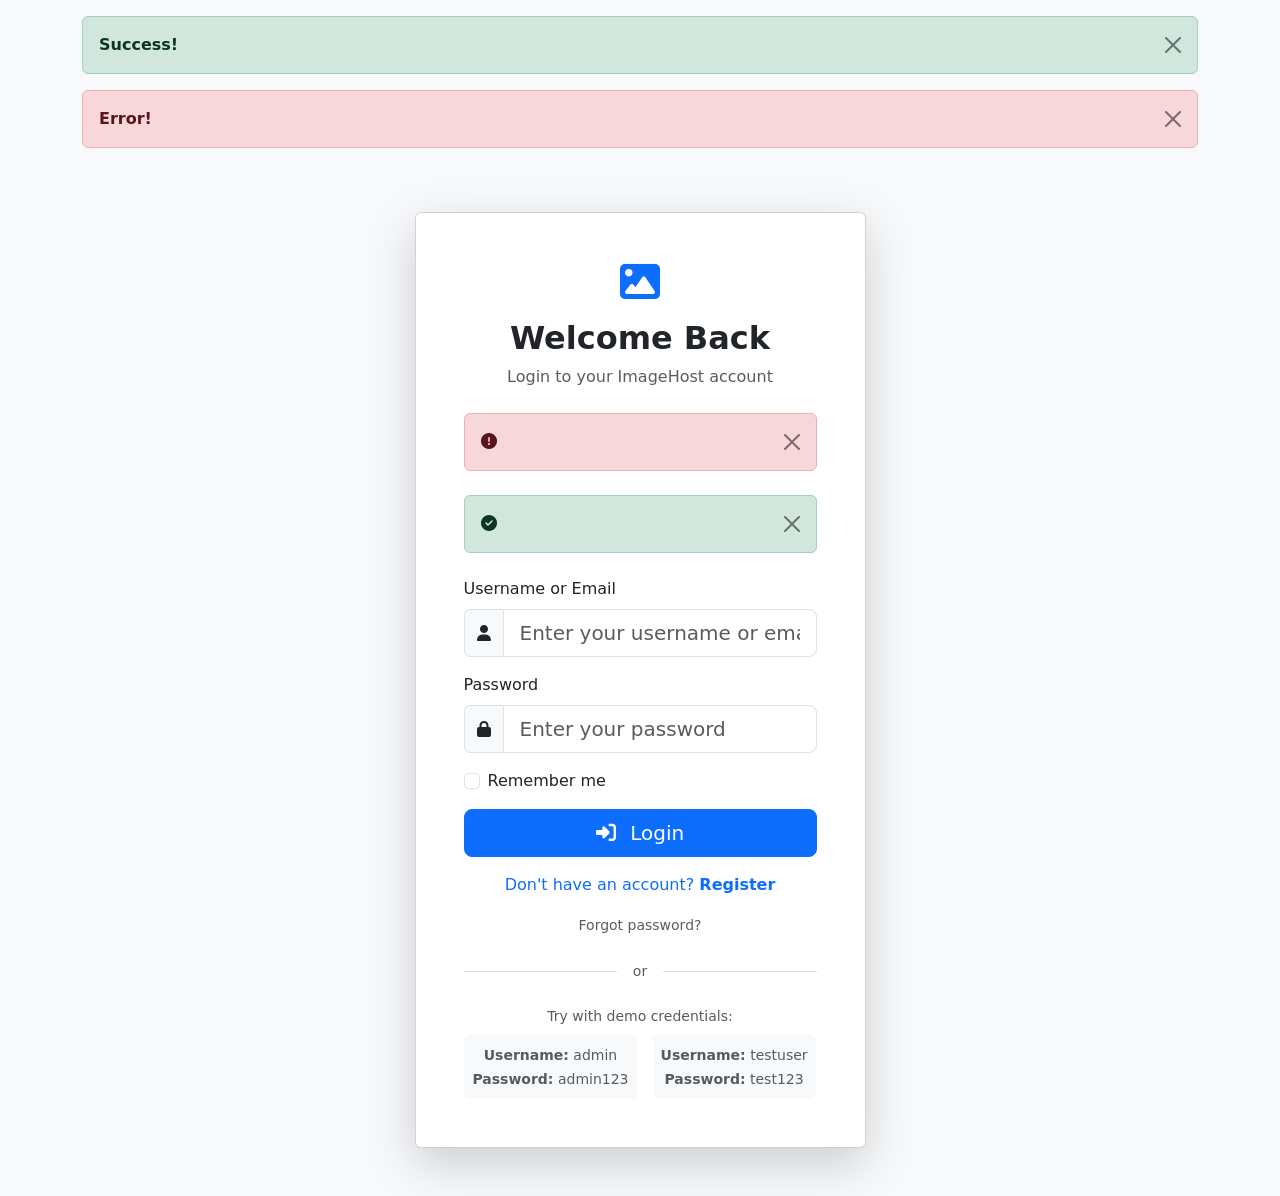
<file: src/main/resources/templates/login.html>
<!DOCTYPE html>
<html lang="en" xmlns:th="http://www.thymeleaf.org" xmlns:sec="http://www.thymeleaf.org/extras/spring-security">
<head>
    <meta charset="UTF-8">
    <meta name="viewport" content="width=device-width, initial-scale=1.0">
    <title>Login - ImageHost</title>
    
    <!-- Bootstrap 5 CSS -->
    <link href="https://cdn.jsdelivr.net/npm/bootstrap@5.3.0/dist/css/bootstrap.min.css" rel="stylesheet">
    
    <!-- Bootstrap Icons -->
    <link rel="stylesheet" href="https://cdn.jsdelivr.net/npm/bootstrap-icons@1.11.0/font/bootstrap-icons.css">
    
    <!-- FontAwesome 6 -->
    <link rel="stylesheet" href="https://cdnjs.cloudflare.com/ajax/libs/font-awesome/6.5.2/css/all.min.css">
    
    <!-- Custom CSS -->
    <link rel="stylesheet" th:href="@{/css/styles.css}">
    
    <!-- Favicon -->
    <link rel="icon" type="image/x-icon" th:href="@{/favicon.ico}">
</head>
<body class="bg-light">
    <!-- Flash Messages -->
    <div th:if="${success}" class="container mt-3">
        <div class="alert alert-success alert-dismissible fade show" role="alert">
            <strong>Success!</strong> <span th:text="${success}"></span>
            <button type="button" class="btn-close" data-bs-dismiss="alert" aria-label="Close"></button>
        </div>
    </div>
    
    <div th:if="${error}" class="container mt-3">
        <div class="alert alert-danger alert-dismissible fade show" role="alert">
            <strong>Error!</strong> <span th:text="${error}"></span>
            <button type="button" class="btn-close" data-bs-dismiss="alert" aria-label="Close"></button>
        </div>
    </div>
    
    <nav th:replace="~{fragments/navbar :: navbar}"></nav>
    
    <main class="main-content">
        <div class="container">
            <div class="row justify-content-center align-items-center min-vh-100 py-5">
                <div class="col-md-8 col-lg-6 col-xl-5">
                    <div class="card shadow-lg">
                        <div class="card-body p-5">
                            <!-- Logo -->
                            <div class="text-center mb-4">
                                <a href="/" class="navbar-brand">
                                    <i class="fas fa-image display-6 text-primary"></i>
                                </a>
                                <h2 class="mt-3 fw-bold">Welcome Back</h2>
                                <p class="text-muted">Login to your ImageHost account</p>
                            </div>

                            <!-- Error Message -->
                            <div th:if="${error}" class="alert alert-danger alert-dismissible fade show mb-4" role="alert">
                                <i class="fas fa-exclamation-circle me-2"></i>
                                <span th:text="${error}"></span>
                                <button type="button" class="btn-close" data-bs-dismiss="alert" aria-label="Close"></button>
                            </div>

                            <!-- Success Message -->
                            <div th:if="${success}" class="alert alert-success alert-dismissible fade show mb-4" role="alert">
                                <i class="fas fa-check-circle me-2"></i>
                                <span th:text="${success}"></span>
                                <button type="button" class="btn-close" data-bs-dismiss="alert" aria-label="Close"></button>
                            </div>

                            <!-- Login Form -->
                            <form th:action="@{/api/auth/login}" method="post" id="loginForm">
                                <div class="mb-3">
                                    <label for="usernameOrEmail" class="form-label">Username or Email</label>
                                    <div class="input-group">
                                        <span class="input-group-text">
                                            <i class="fas fa-user"></i>
                                        </span>
                                        <input type="text" 
                                               class="form-control form-control-lg" 
                                               id="usernameOrEmail" 
                                               name="usernameOrEmail" 
                                               placeholder="Enter your username or email"
                                               required
                                               autocomplete="username">
                                    </div>
                                </div>

                                <div class="mb-3">
                                    <label for="password" class="form-label">Password</label>
                                    <div class="input-group">
                                        <span class="input-group-text">
                                            <i class="fas fa-lock"></i>
                                        </span>
                                        <input type="password" 
                                               class="form-control form-control-lg" 
                                               id="password" 
                                               name="password" 
                                               placeholder="Enter your password"
                                               required
                                               autocomplete="current-password">
                                    </div>
                                </div>

                                <div class="mb-3 form-check">
                                    <input type="checkbox" 
                                           class="form-check-input" 
                                           id="rememberMe" 
                                           name="rememberMe">
                                    <label class="form-check-label" for="rememberMe">
                                        Remember me
                                    </label>
                                </div>

                                <div class="d-grid gap-2">
                                    <button type="submit" class="btn btn-primary btn-lg">
                                        <i class="fas fa-sign-in-alt me-2"></i> Login
                                    </button>
                                </div>

                                <div class="mt-3 text-center">
                                    <a th:href="@{/register}" class="text-decoration-none">
                                        Don't have an account? <strong>Register</strong>
                                    </a>
                                </div>

                                <div class="mt-3 text-center">
                                    <a href="#" class="text-decoration-none text-muted">
                                        <small>Forgot password?</small>
                                    </a>
                                </div>
                            </form>

                            <!-- Divider -->
                            <div class="mt-4">
                                <div class="d-flex align-items-center">
                                    <div class="flex-grow-1 border-bottom"></div>
                                    <span class="mx-3 text-muted small">or</span>
                                    <div class="flex-grow-1 border-bottom"></div>
                                </div>
                            </div>

                            <!-- Demo Credentials -->
                            <div class="mt-4 text-center text-muted">
                                <p class="mb-2 small">Try with demo credentials:</p>
                                <div class="d-flex justify-content-center gap-3">
                                    <div class="bg-light rounded p-2">
                                        <small>
                                            <strong>Username:</strong> admin<br>
                                            <strong>Password:</strong> admin123
                                        </small>
                                    </div>
                                    <div class="bg-light rounded p-2">
                                        <small>
                                            <strong>Username:</strong> testuser<br>
                                            <strong>Password:</strong> test123
                                        </small>
                                    </div>
                                </div>
                            </div>
                        </div>
                    </div>
                </div>
            </div>
        </main>

    <!-- Custom Script for form submission -->
    <script>
        document.getElementById('loginForm').addEventListener('submit', function(e) {
            e.preventDefault();
            
            const form = e.target;
            const formData = new FormData(form);
            
            fetch('/api/auth/login', {
                method: 'POST',
                headers: {
                    'Content-Type': 'application/json',
                },
                body: JSON.stringify({
                    usernameOrEmail: formData.get('usernameOrEmail'),
                    password: formData.get('password'),
                    rememberMe: formData.get('rememberMe') === 'on'
                })
            })
            .then(response => {
                if (!response.ok) {
                    return response.json().then(err => { throw err; });
                }
                return response.json();
            })
            .then(data => {
                if (data.accessToken) {
                    // Store token in localStorage
                    localStorage.setItem('jwtToken', data.accessToken);
                    localStorage.setItem('refreshToken', data.refreshToken);
                    localStorage.setItem('userId', data.userId);
                    localStorage.setItem('username', data.username);
                    
                    // Redirect to home page
                    window.location.href = '/';
                }
            })
            .catch(error => {
                alert('Login failed: ' + (error.message || 'Invalid credentials'));
            });
        });
    </script>
    
    <footer th:replace="~{fragments/footer :: footer}"></footer>

    <!-- Bootstrap 5 JS Bundle -->
    <script src="https://cdn.jsdelivr.net/npm/bootstrap@5.3.0/dist/js/bootstrap.bundle.min.js"></script>
    
    <!-- jQuery -->
    <script src="https://code.jquery.com/jquery-3.7.0.min.js"></script>
    
    <!-- Custom JS -->
    <script th:src="@{/js/app.js}"></script>
</body>
</html>
</file>
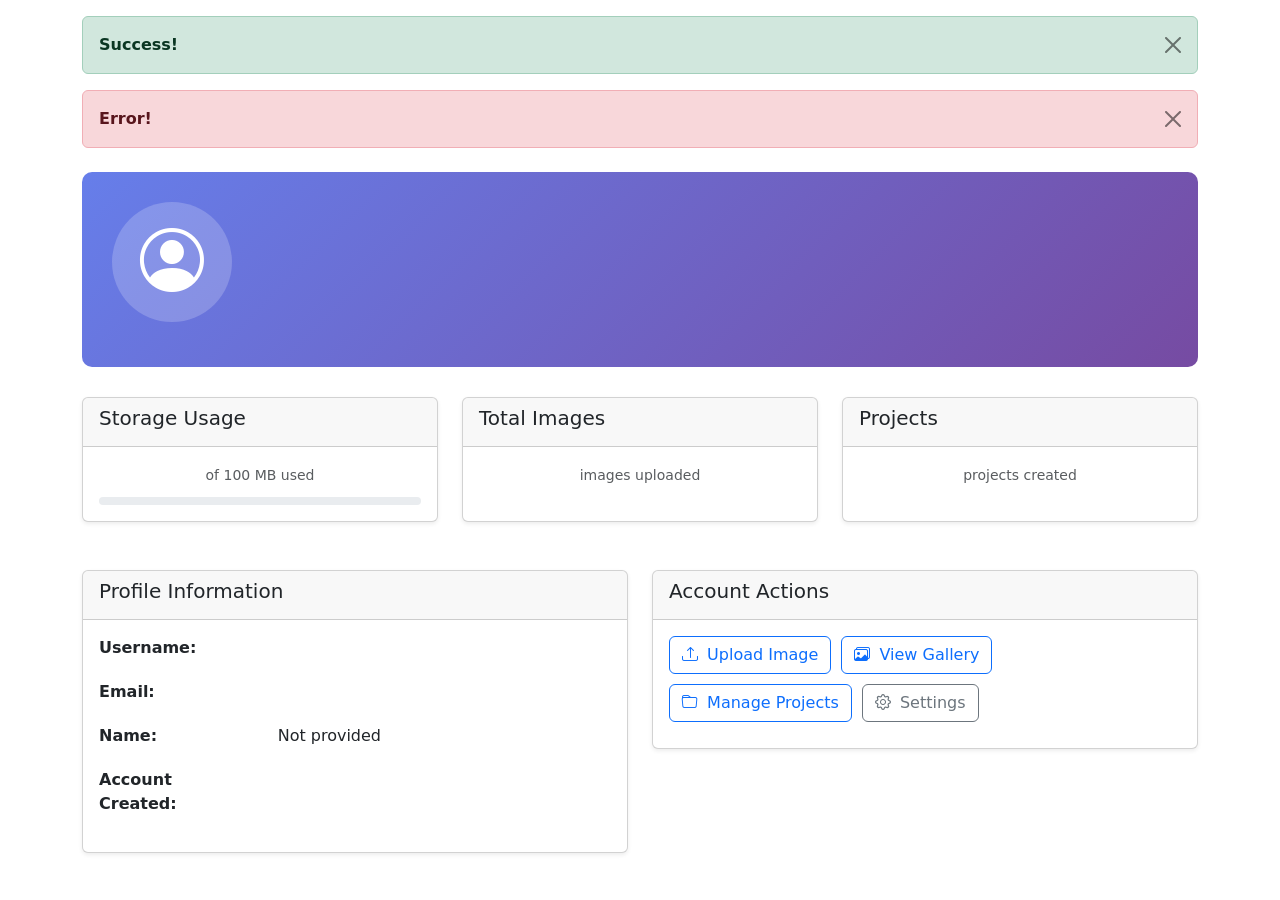
<file: src/main/resources/templates/profile.html>
<!DOCTYPE html>
<html lang="en" xmlns:th="http://www.thymeleaf.org" xmlns:sec="http://www.thymeleaf.org/extras/spring-security">
<head>
    <meta charset="UTF-8">
    <meta name="viewport" content="width=device-width, initial-scale=1.0">
    <title th:text="${pageTitle}">My Profile - ImageHost</title>
    
    <!-- Bootstrap 5 CSS -->
    <link href="https://cdn.jsdelivr.net/npm/bootstrap@5.3.0/dist/css/bootstrap.min.css" rel="stylesheet">
    
    <!-- Bootstrap Icons -->
    <link rel="stylesheet" href="https://cdn.jsdelivr.net/npm/bootstrap-icons@1.11.0/font/bootstrap-icons.css">
    
    <!-- FontAwesome 6 -->
    <link rel="stylesheet" href="https://cdnjs.cloudflare.com/ajax/libs/font-awesome/6.5.2/css/all.min.css">
    
    <!-- Custom CSS -->
    <link rel="stylesheet" th:href="@{/css/styles.css}">
    
    <!-- Favicon -->
    <link rel="icon" type="image/x-icon" th:href="@{/favicon.ico}">
    
    <style>
        .profile-header {
            background: linear-gradient(135deg, #667eea 0%, #764ba2 100%);
            border-radius: 10px;
            padding: 30px;
            color: white;
            margin-bottom: 30px;
        }
        .profile-avatar {
            width: 120px;
            height: 120px;
            border-radius: 50%;
            background: rgba(255,255,255,0.2);
            display: flex;
            align-items: center;
            justify-content: center;
            font-size: 4rem;
            margin-bottom: 15px;
        }
        .stat-card {
            text-align: center;
            padding: 20px;
            border-radius: 8px;
        }
        .stat-number {
            font-size: 2rem;
            font-weight: bold;
            color: #667eea;
        }
        .progress-bar-container {
            margin-top: 10px;
        }
        .info-section {
            margin-bottom: 20px;
        }
        .action-btn {
            margin-right: 10px;
            margin-bottom: 10px;
        }
    </style>
</head>
<body>
    <!-- Flash Messages -->
    <div th:if="${success}" class="container mt-3">
        <div class="alert alert-success alert-dismissible fade show" role="alert">
            <strong>Success!</strong> <span th:text="${success}"></span>
            <button type="button" class="btn-close" data-bs-dismiss="alert" aria-label="Close"></button>
        </div>
    </div>
    
    <div th:if="${error}" class="container mt-3">
        <div class="alert alert-danger alert-dismissible fade show" role="alert">
            <strong>Error!</strong> <span th:text="${error}"></span>
            <button type="button" class="btn-close" data-bs-dismiss="alert" aria-label="Close"></button>
        </div>
    </div>
    
    <nav th:replace="~{fragments/navbar :: navbar}"></nav>
    
    <main class="container mt-4">
        <div class="profile-header">
            <div class="text-center">
                <div class="profile-avatar">
                    <i class="bi bi-person-circle"></i>
                </div>
                <h2 th:text="${currentUser.username}"></h2>
                <p class="mb-0" th:text="${currentUser.email}"></p>
            </div>
        </div>
        
        <div class="row mb-4">
            <div class="col-md-4 mb-4">
                <div class="card shadow-sm h-100">
                    <div class="card-header">
                        <h5>Storage Usage</h5>
                    </div>
                    <div class="card-body">
                        <div class="text-center">
                            <div class="stat-number" 
                                 th:text="${#numbers.formatDecimal(storageUsed / (1024 * 1024), 1, 2)} + ' MB'"></div>
                            <small class="text-muted">of 100 MB used</small>
                            
                            <div class="progress-bar-container">
                                <div class="progress" style="height: 8px;">
                                    <div class="progress-bar bg-primary" role="progressbar"
                                         th:style="width: ${storageUsed * 100 / (1024 * 1024 * 100)}%"
                                         aria-valuenow="60" aria-valuemin="0" aria-valuemax="100"></div>
                                </div>
                            </div>
                        </div>
                    </div>
                </div>
            </div>
            
            <div class="col-md-4 mb-4">
                <div class="card shadow-sm h-100">
                    <div class="card-header">
                        <h5>Total Images</h5>
                    </div>
                    <div class="card-body">
                        <div class="text-center">
                            <div class="stat-number" th:text="${imageCount}"></div>
                            <small class="text-muted">images uploaded</small>
                        </div>
                    </div>
                </div>
            </div>
            
            <div class="col-md-4 mb-4">
                <div class="card shadow-sm h-100">
                    <div class="card-header">
                        <h5>Projects</h5>
                    </div>
                    <div class="card-body">
                        <div class="text-center">
                            <div class="stat-number" th:text="${projectCount}"></div>
                            <small class="text-muted">projects created</small>
                        </div>
                    </div>
                </div>
            </div>
        </div>
        
        <div class="row">
            <div class="col-lg-6 mb-4">
                <div class="card shadow-sm">
                    <div class="card-header">
                        <h5>Profile Information</h5>
                    </div>
                    <div class="card-body">
                        <div class="info-section">
                            <div class="row">
                                <div class="col-sm-4">
                                    <strong>Username:</strong>
                                </div>
                                <div class="col-sm-8" th:text="${currentUser.username}"></div>
                            </div>
                        </div>
                        <div class="info-section">
                            <div class="row">
                                <div class="col-sm-4">
                                    <strong>Email:</strong>
                                </div>
                                <div class="col-sm-8" th:text="${currentUser.email}"></div>
                            </div>
                        </div>
                        <div class="info-section">
                            <div class="row">
                                <div class="col-sm-4">
                                    <strong>Name:</strong>
                                </div>
                                <div class="col-sm-8">
                                    <span th:text="${currentUser.firstName}"></span>
                                    <span th:if="${currentUser.firstName != null && currentUser.lastName != null}"> </span>
                                    <span th:text="${currentUser.lastName}"></span>
                                    <span th:if="${currentUser.firstName == null && currentUser.lastName == null}">Not provided</span>
                                </div>
                            </div>
                        </div>
                        <div class="info-section">
                            <div class="row">
                                <div class="col-sm-4">
                                    <strong>Account Created:</strong>
                                </div>
                                <div class="col-sm-8" th:text="${#temporals.format(currentUser.createdAt, 'MMM dd, yyyy HH:mm')}"></div>
                            </div>
                        </div>
                    </div>
                </div>
            </div>
            
            <div class="col-lg-6 mb-4">
                <div class="card shadow-sm">
                    <div class="card-header">
                        <h5>Account Actions</h5>
                    </div>
                    <div class="card-body">
                        <div class="d-flex flex-wrap">
                            <a href="/upload" class="btn btn-outline-primary action-btn">
                                <i class="bi bi-upload me-1"></i> Upload Image
                            </a>
                            <a href="/gallery" class="btn btn-outline-primary action-btn">
                                <i class="bi bi-images me-1"></i> View Gallery
                            </a>
                            <a href="/projects" class="btn btn-outline-primary action-btn">
                                <i class="bi bi-folder me-1"></i> Manage Projects
                            </a>
                            <a href="/settings" class="btn btn-outline-secondary action-btn">
                                <i class="bi bi-gear me-1"></i> Settings
                            </a>
                        </div>
                    </div>
                </div>
            </div>
        </div>
    </main>
    
    <footer th:replace="~{fragments/footer :: footer}"></footer>

    <!-- Bootstrap 5 JS Bundle -->
    <script src="https://cdn.jsdelivr.net/npm/bootstrap@5.3.0/dist/js/bootstrap.bundle.min.js"></script>
    
    <!-- jQuery -->
    <script src="https://code.jquery.com/jquery-3.7.0.min.js"></script>
    
    <!-- Custom JS -->
    <script th:src="@{/js/app.js}"></script>
</body>
</html>
</file>
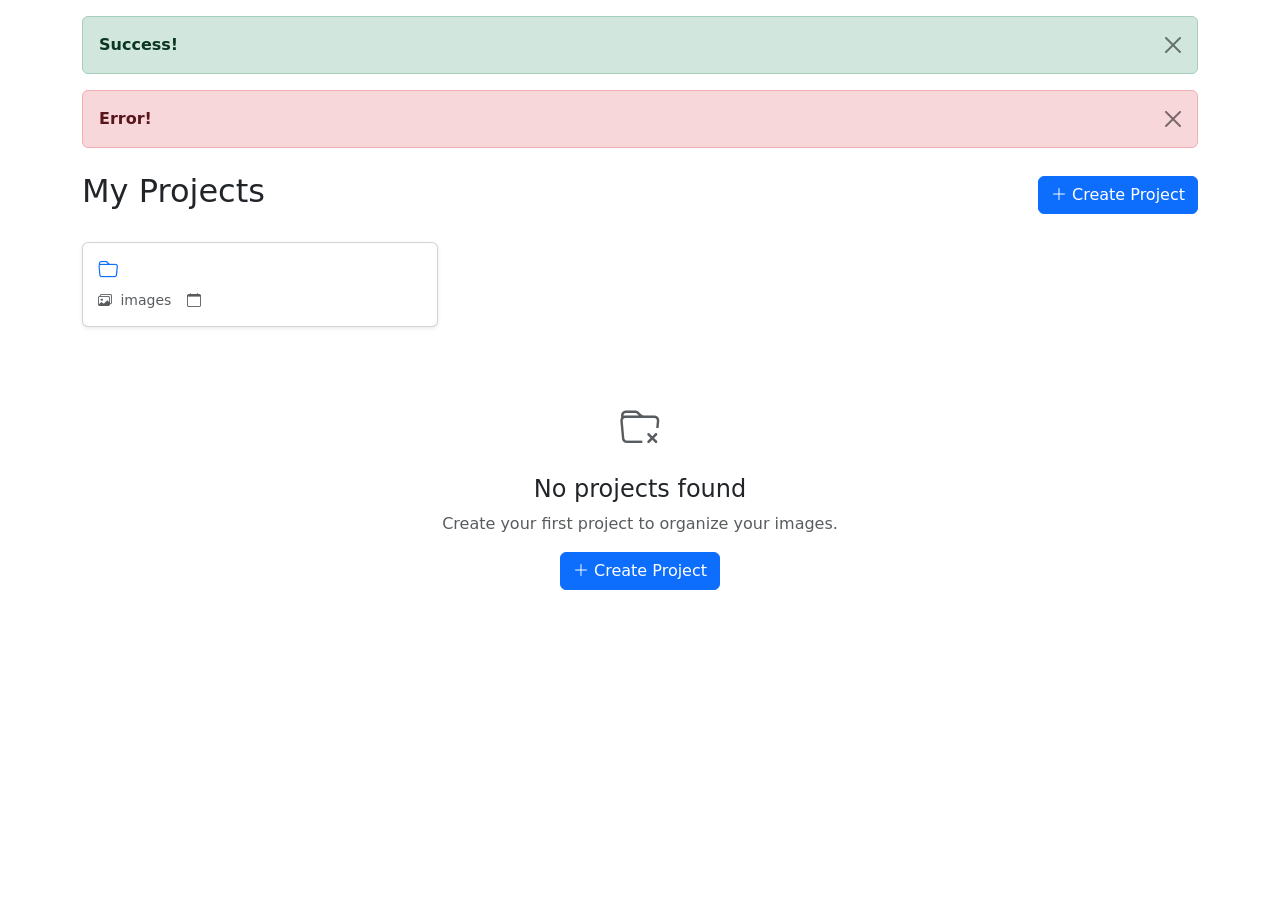
<file: src/main/resources/templates/projects.html>
<!DOCTYPE html>
<html lang="en" xmlns:th="http://www.thymeleaf.org" xmlns:sec="http://www.thymeleaf.org/extras/spring-security">
<head>
    <meta charset="UTF-8">
    <meta name="viewport" content="width=device-width, initial-scale=1.0">
    <title th:text="${pageTitle}">My Projects - ImageHost</title>
    
    <!-- Bootstrap 5 CSS -->
    <link href="https://cdn.jsdelivr.net/npm/bootstrap@5.3.0/dist/css/bootstrap.min.css" rel="stylesheet">
    
    <!-- Bootstrap Icons -->
    <link rel="stylesheet" href="https://cdn.jsdelivr.net/npm/bootstrap-icons@1.11.0/font/bootstrap-icons.css">
    
    <!-- FontAwesome 6 -->
    <link rel="stylesheet" href="https://cdnjs.cloudflare.com/ajax/libs/font-awesome/6.5.2/css/all.min.css">
    
    <!-- Custom CSS -->
    <link rel="stylesheet" th:href="@{/css/styles.css}">
    
    <!-- Favicon -->
    <link rel="icon" type="image/x-icon" th:href="@{/favicon.ico}">
    
    <style>
        .project-card {
            transition: transform 0.3s, box-shadow 0.3s;
            cursor: pointer;
        }
        .project-card:hover {
            transform: translateY(-5px);
            box-shadow: 0 10px 20px rgba(0,0,0,0.15);
        }
        .project-card .card-body {
            padding: 15px;
        }
        .new-project-form {
            margin-bottom: 30px;
        }
        .project-actions {
            opacity: 0;
            transition: opacity 0.3s;
        }
        .project-card:hover .project-actions {
            opacity: 1;
        }
        .empty-state {
            text-align: center;
            padding: 40px;
        }
    </style>
</head>
<body>
    <!-- Flash Messages -->
    <div th:if="${success}" class="container mt-3">
        <div class="alert alert-success alert-dismissible fade show" role="alert">
            <strong>Success!</strong> <span th:text="${success}"></span>
            <button type="button" class="btn-close" data-bs-dismiss="alert" aria-label="Close"></button>
        </div>
    </div>
    
    <div th:if="${error}" class="container mt-3">
        <div class="alert alert-danger alert-dismissible fade show" role="alert">
            <strong>Error!</strong> <span th:text="${error}"></span>
            <button type="button" class="btn-close" data-bs-dismiss="alert" aria-label="Close"></button>
        </div>
    </div>
    
    <nav th:replace="~{fragments/navbar :: navbar}"></nav>
    
    <main class="container mt-4">
        <div class="d-flex justify-content-between align-items-center mb-4">
            <h2>My Projects</h2>
            <button class="btn btn-primary" data-bs-toggle="modal" data-bs-target="#createProjectModal">
                <i class="bi bi-plus-lg"></i> Create Project
            </button>
        </div>
        
        <div class="row" th:if="${projects != null && !projects.empty}">
            <div class="col-md-4 mb-4" th:each="project : ${projects}">
                <div class="card project-card shadow-sm">
                    <div class="card-body">
                        <div class="d-flex justify-content-between align-items-start">
                            <div class="flex-grow-1">
                                <h5 class="mb-1">
                                    <i class="bi bi-folder text-primary me-2"></i>
                                    <span th:text="${project.name}"></span>
                                    <span class="badge bg-secondary ms-2" 
                                          th:if="${project.isDefault}" th:text="Default"></span>
                                </h5>
                                <p class="text-muted small mb-2" th:text="${project.description}"></p>
                                <div class="d-flex align-items-center">
                                    <small class="text-muted me-3">
                                        <i class="bi bi-images me-1"></i>
                                        <span th:text="${project.imageCount != null ? project.imageCount : 0}"></span> images
                                    </small>
                                    <small class="text-muted">
                                        <i class="bi bi-calendar me-1"></i>
                                        <span th:text="${#temporals.format(project.createdAt, 'MMM dd, yyyy')}"></span>
                                    </small>
                                </div>
                            </div>
                            <div class="project-actions">
                                <a th:href="@{/gallery(projectId=${project.id})}" class="btn btn-sm btn-outline-primary">
                                    <i class="bi bi-eye"></i> View
                                </a>
                            </div>
                        </div>
                    </div>
                </div>
            </div>
        </div>
        
        <div class="empty-state text-center py-5" th:if="${projects == null || projects.empty}">
            <i class="bi bi-folder-x fs-1 text-muted"></i>
            <h4 class="mt-3">No projects found</h4>
            <p class="text-muted">Create your first project to organize your images.</p>
            <button class="btn btn-primary" data-bs-toggle="modal" data-bs-target="#createProjectModal">
                <i class="bi bi-plus-lg"></i> Create Project
            </button>
        </div>
    </main>
    
    <!-- Create Project Modal -->
    <div class="modal fade" id="createProjectModal" tabindex="-1" aria-labelledby="createProjectModalLabel" aria-hidden="true">
        <div class="modal-dialog">
            <div class="modal-content">
                <form th:action="@{/api/projects}" method="post" th:object="${newProject}">
                    <div class="modal-header">
                        <h5 class="modal-title" id="createProjectModalLabel">Create New Project</h5>
                        <button type="button" class="btn-close" data-bs-dismiss="modal" aria-label="Close"></button>
                    </div>
                    <div class="modal-body">
                        <div class="mb-3">
                            <label for="name" class="form-label">Project Name *</label>
                            <input type="text" class="form-control" id="name" th:field="*{name}" required
                                   placeholder="Enter project name">
                            <div class="text-danger" th:if="${#fields.hasErrors('name')}" th:errors="*{name}"></div>
                        </div>
                        <div class="mb-3">
                            <label for="description" class="form-label">Description</label>
                            <textarea class="form-control" id="description" th:field="*{description}"
                                      rows="3" placeholder="Enter project description"></textarea>
                        </div>
                        <div class="mb-3 form-check">
                            <input type="checkbox" class="form-check-input" id="isPublic" th:field="*{isPublic}">
                            <label class="form-check-label" for="isPublic">
                                Public Project (images in this project will be publicly accessible)
                            </label>
                        </div>
                    </div>
                    <div class="modal-footer">
                        <button type="button" class="btn btn-secondary" data-bs-dismiss="modal">Cancel</button>
                        <button type="submit" class="btn btn-primary">Create Project</button>
                    </div>
                </form>
            </div>
        </div>
    </div>
    
    <script>
        // Handle form submission via AJAX for better UX
        document.addEventListener('DOMContentLoaded', function() {
            const createProjectForm = document.querySelector('#createProjectModal form');
            if (createProjectForm) {
                createProjectForm.addEventListener('submit', function(e) {
                    e.preventDefault();
                    
                    const formData = new FormData(createProjectForm);
                    
                    fetch('/api/projects', {
                        method: 'POST',
                        headers: {
                            'Content-Type': 'application/json',
                            'Authorization': 'Bearer ' + localStorage.getItem('token')
                        },
                        body: JSON.stringify({
                            name: formData.get('name'),
                            description: formData.get('description'),
                            isPublic: formData.get('isPublic') === 'on'
                        })
                    }).then(response => {
                        if (response.ok) {
                            window.location.reload();
                        } else {
                            return response.json().then(error => {
                                throw new Error(error.message || 'Failed to create project');
                            });
                        }
                    }).catch(error => {
                        alert('Error: ' + error.message);
                    });
                });
            }
        });
    </script>
    
    <footer th:replace="~{fragments/footer :: footer}"></footer>

    <!-- Bootstrap 5 JS Bundle -->
    <script src="https://cdn.jsdelivr.net/npm/bootstrap@5.3.0/dist/js/bootstrap.bundle.min.js"></script>
    
    <!-- jQuery -->
    <script src="https://code.jquery.com/jquery-3.7.0.min.js"></script>
    
    <!-- Custom JS -->
    <script th:src="@{/js/app.js}"></script>
</body>
</html>
</file>
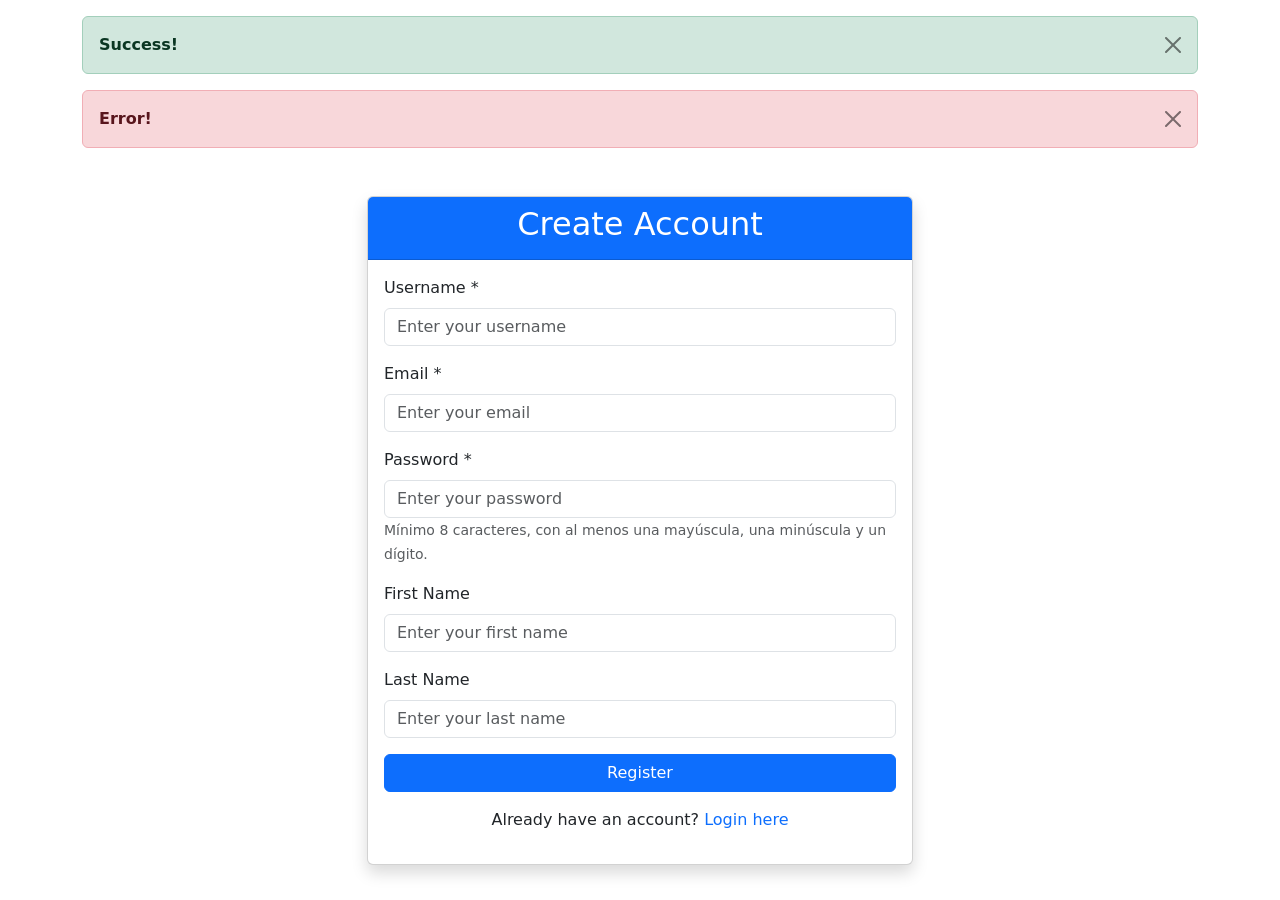
<file: src/main/resources/templates/register.html>
<!DOCTYPE html>
<html xmlns:th="http://www.thymeleaf.org" xmlns:sec="http://www.thymeleaf.org/extras/spring-security">
<head>
    <meta charset="UTF-8">
    <meta name="viewport" content="width=device-width, initial-scale=1.0">
    <title th:text="${pageTitle}">Register - Claudinary</title>
    
    <!-- Bootstrap 5 CSS -->
    <link href="https://cdn.jsdelivr.net/npm/bootstrap@5.3.0/dist/css/bootstrap.min.css" rel="stylesheet">
    
    <!-- Bootstrap Icons -->
    <link rel="stylesheet" href="https://cdn.jsdelivr.net/npm/bootstrap-icons@1.11.0/font/bootstrap-icons.css">
    
    <!-- FontAwesome 6 -->
    <link rel="stylesheet" href="https://cdnjs.cloudflare.com/ajax/libs/font-awesome/6.5.2/css/all.min.css">
    
    <!-- Custom CSS -->
    <link rel="stylesheet" th:href="@{/css/styles.css}">
    
    <!-- Favicon -->
    <link rel="icon" type="image/x-icon" th:href="@{/favicon.ico}">
</head>
<body>
    <nav th:replace="~{fragments/navbar :: navbar}"></nav>
    
    <!-- Flash Messages -->
    <div th:if="${success}" class="container mt-3">
        <div class="alert alert-success alert-dismissible fade show" role="alert">
            <strong>Success!</strong> <span th:text="${success}"></span>
            <button type="button" class="btn-close" data-bs-dismiss="alert" aria-label="Close"></button>
        </div>
    </div>
    
    <div th:if="${error}" class="container mt-3">
        <div class="alert alert-danger alert-dismissible fade show" role="alert">
            <strong>Error!</strong> <span th:text="${error}"></span>
            <button type="button" class="btn-close" data-bs-dismiss="alert" aria-label="Close"></button>
        </div>
    </div>
    
    <main class="container mt-5">
        <div class="row justify-content-center">
            <div class="col-md-6">
                <div class="card shadow">
                    <div class="card-header bg-primary text-white">
                        <h2 class="text-center">Create Account</h2>
                    </div>
                    
                    <div class="card-body">
                        <form th:action="@{/register}" th:object="${registerRequest}" method="post">
                            <div class="mb-3">
                                <label for="username" class="form-label">Username *</label>
                                <input type="text" class="form-control" id="username" 
                                       th:field="*{username}" required
                                       placeholder="Enter your username">
                                <div class="text-danger" th:if="${#fields.hasErrors('username')}" th:errors="*{username}"></div>
                            </div>
                            
                            <div class="mb-3">
                                <label for="email" class="form-label">Email *</label>
                                <input type="email" class="form-control" id="email" 
                                       th:field="*{email}" required
                                       placeholder="Enter your email">
                                <div class="text-danger" th:if="${#fields.hasErrors('email')}" th:errors="*{email}"></div>
                            </div>
                            
                            <div class="mb-3">
                                <label for="password" class="form-label">Password *</label>
                                <input type="password" class="form-control" id="password" 
                                       th:field="*{password}" required
                                       placeholder="Enter your password">
                                <small class="form-text text-muted">
                                    Mínimo 8 caracteres, con al menos una mayúscula, una minúscula y un dígito.
                                </small>
                                <div class="text-danger" th:if="${#fields.hasErrors('password')}" th:errors="*{password}"></div>
                            </div>
                            
                            <div class="mb-3">
                                <label for="firstName" class="form-label">First Name</label>
                                <input type="text" class="form-control" id="firstName" 
                                       th:field="*{firstName}"
                                       placeholder="Enter your first name">
                            </div>
                            
                            <div class="mb-3">
                                <label for="lastName" class="form-label">Last Name</label>
                                <input type="text" class="form-control" id="lastName" 
                                       th:field="*{lastName}"
                                       placeholder="Enter your last name">
                            </div>
                            
                            <div class="d-grid gap-2">
                                <button type="submit" class="btn btn-primary">Register</button>
                            </div>
                        </form>
                        
                        <div class="mt-3 text-center">
                            <p>Already have an account? <a href="/login" class="text-decoration-none">Login here</a></p>
                        </div>
                    </div>
                </div>
            </div>
        </div>
    </main>
    
    <footer th:replace="~{fragments/footer :: footer}"></footer>

    <!-- Bootstrap 5 JS Bundle -->
    <script src="https://cdn.jsdelivr.net/npm/bootstrap@5.3.0/dist/js/bootstrap.bundle.min.js"></script>
    
    <!-- jQuery -->
    <script src="https://code.jquery.com/jquery-3.7.0.min.js"></script>
    
    <!-- Custom JS -->
    <script th:src="@{/js/app.js}"></script>
</body>
</html>
</file>
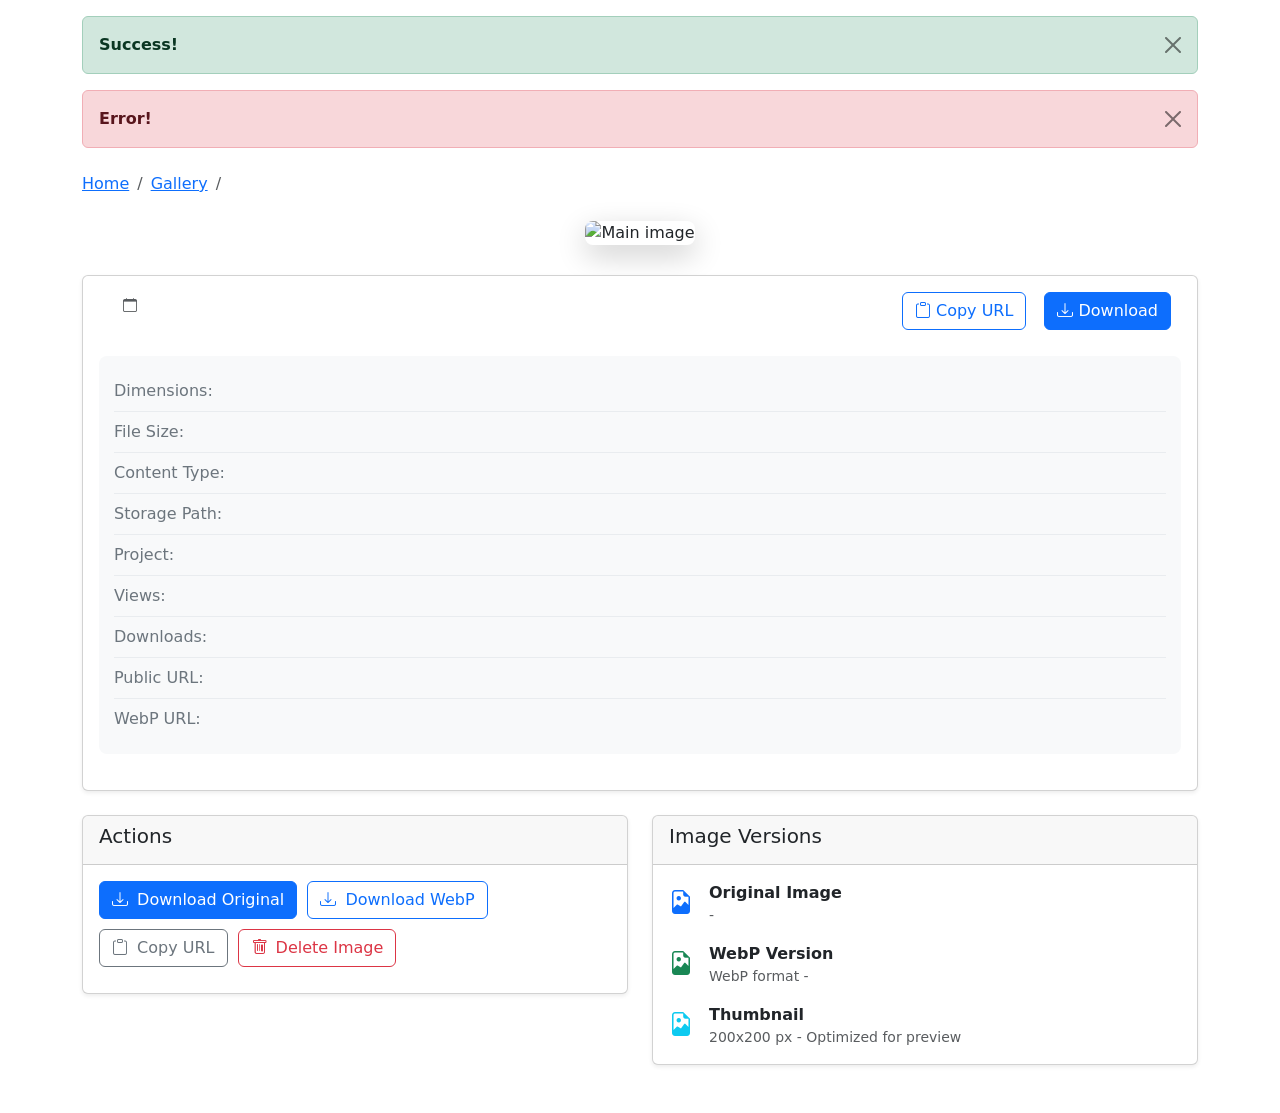
<file: src/main/resources/templates/view-image.html>
<!DOCTYPE html>
<html lang="en" xmlns:th="http://www.thymeleaf.org" xmlns:sec="http://www.thymeleaf.org/extras/spring-security">
<head>
    <meta charset="UTF-8">
    <meta name="viewport" content="width=device-width, initial-scale=1.0">
    <title th:text="${pageTitle}">Image Details - ImageHost</title>
    
    <!-- Bootstrap 5 CSS -->
    <link href="https://cdn.jsdelivr.net/npm/bootstrap@5.3.0/dist/css/bootstrap.min.css" rel="stylesheet">
    
    <!-- Bootstrap Icons -->
    <link rel="stylesheet" href="https://cdn.jsdelivr.net/npm/bootstrap-icons@1.11.0/font/bootstrap-icons.css">
    
    <!-- FontAwesome 6 -->
    <link rel="stylesheet" href="https://cdnjs.cloudflare.com/ajax/libs/font-awesome/6.5.2/css/all.min.css">
    
    <!-- Custom CSS -->
    <link rel="stylesheet" th:href="@{/css/styles.css}">
    
    <!-- Favicon -->
    <link rel="icon" type="image/x-icon" th:href="@{/favicon.ico}">
    
    <style>
        .image-container {
            text-align: center;
            margin-bottom: 30px;
        }
        #mainImage {
            max-width: 100%;
            max-height: 500px;
            border-radius: 8px;
            box-shadow: 0 10px 30px rgba(0,0,0,0.2);
        }
        .image-info {
            background: #f8f9fa;
            padding: 15px;
            border-radius: 8px;
            margin-bottom: 20px;
        }
        .detail-row {
            display: flex;
            justify-content: space-between;
            padding: 8px 0;
            border-bottom: 1px solid #e9ecef;
        }
        .detail-row:last-child {
            border-bottom: none;
        }
        .detail-label {
            font-weight: 500;
            color: #6c757d;
        }
        .detail-value {
            color: #333;
        }
        .action-btn {
            margin-right: 10px;
            margin-bottom: 10px;
        }
        .format-badge {
            display: inline-block;
            padding: 3px 8px;
            border-radius: 4px;
            font-size: 0.875rem;
            font-weight: 500;
        }
        .badge-jpg { background-color: #e3f2fd; color: #1976d2; }
        .badge-png { background-color: #e8f5e8; color: #388e3c; }
        .badge-gif { background-color: #f3e5f5; color: #7b1fa2; }
        .badge-webp { background-color: #e0f7fa; color: #00838f; }
        .badge-other { background-color: #f5f5f5; color: #666; }
    </style>
</head>
<body>
    <!-- Flash Messages -->
    <div th:if="${success}" class="container mt-3">
        <div class="alert alert-success alert-dismissible fade show" role="alert">
            <strong>Success!</strong> <span th:text="${success}"></span>
            <button type="button" class="btn-close" data-bs-dismiss="alert" aria-label="Close"></button>
        </div>
    </div>
    
    <div th:if="${error}" class="container mt-3">
        <div class="alert alert-danger alert-dismissible fade show" role="alert">
            <strong>Error!</strong> <span th:text="${error}"></span>
            <button type="button" class="btn-close" data-bs-dismiss="alert" aria-label="Close"></button>
        </div>
    </div>
    
    <nav th:replace="~{fragments/navbar :: navbar}"></nav>
    
    <main class="container mt-4">
        <nav aria-label="breadcrumb" class="mb-4">
            <ol class="breadcrumb">
                <li class="breadcrumb-item"><a href="/">Home</a></li>
                <li class="breadcrumb-item"><a href="/gallery">Gallery</a></li>
                <li class="breadcrumb-item active" th:text="${image.originalFilename}"></li>
            </ol>
        </nav>
        
        <div class="image-container">
            <img id="mainImage" th:src="${image.url}" alt="Main image" class="img-fluid">
        </div>
        
        <div class="card shadow-sm mb-4">
            <div class="card-body">
                <div class="d-flex justify-content-between align-items-start mb-3">
                    <div class="flex-grow-1">
                        <h3 class="mb-1" th:text="${image.originalFilename}"></h3>
                        <div class="d-flex align-items-center">
                            <span class="format-badge " 
                                  th:classappend="${'badge-' + (image.originalFormat != null ? image.originalFormat.toLowerCase() : 'other')}"
                                  th:text="${image.originalFormat}"></span>
                            <small class="text-muted ms-2">
                                <i class="bi bi-calendar me-1"></i>
                                <span th:text="${#temporals.format(image.createdAt, 'MMM dd, yyyy HH:mm')}"></span>
                            </small>
                        </div>
                    </div>
                    <div class="d-flex gap-2">
                        <button class="btn btn-outline-primary action-btn" onclick="copyImageUrl()">
                            <i class="bi bi-clipboard"></i> Copy URL
                        </button>
                        <a th:href="${image.url}" class="btn btn-primary action-btn" download th:text="${image.originalFilename}">
                            <i class="bi bi-download"></i> Download
                        </a>
                    </div>
                </div>
                
                <div class="image-info">
                    <div class="detail-row">
                        <span class="detail-label">Dimensions:</span>
                        <span class="detail-value" th:text="${image.width} + ' x ' + ${image.height} + ' px'"></span>
                    </div>
                    <div class="detail-row">
                        <span class="detail-label">File Size:</span>
                        <span class="detail-value" th:text="${#numbers.formatDecimal(image.fileSize / (1024 * 1024), 1, 2)} + ' MB'"></span>
                    </div>
                    <div class="detail-row">
                        <span class="detail-label">Content Type:</span>
                        <span class="detail-value" th:text="${image.contentType}"></span>
                    </div>
                    <div class="detail-row">
                        <span class="detail-label">Storage Path:</span>
                        <span class="detail-value text-break" th:text="${image.filePath}"></span>
                    </div>
                    <div class="detail-row">
                        <span class="detail-label">Project:</span>
                        <span class="detail-value" th:text="${image.projectName}"></span>
                    </div>
                    <div class="detail-row">
                        <span class="detail-label">Views:</span>
                        <span class="detail-value" th:text="${image.viewCount}"></span>
                    </div>
                    <div class="detail-row">
                        <span class="detail-label">Downloads:</span>
                        <span class="detail-value" th:text="${image.downloadCount}"></span>
                    </div>
                    <div class="detail-row">
                        <span class="detail-label">Public URL:</span>
                        <span class="detail-value text-break">
                            <a th:href="${image.url}" th:text="${image.url}" target="_blank"></a>
                        </span>
                    </div>
                    <div class="detail-row" th:if="${image.webpUrl != null}">
                        <span class="detail-label">WebP URL:</span>
                        <span class="detail-value text-break">
                            <a th:href="${image.webpUrl}" th:text="${image.webpUrl}" target="_blank"></a>
                        </span>
                    </div>
                </div>
            </div>
        </div>
        
        <div class="row mb-4">
            <div class="col-lg-6 mb-4">
                <div class="card shadow-sm">
                    <div class="card-header">
                        <h5>Actions</h5>
                    </div>
                    <div class="card-body">
                        <div class="d-flex flex-wrap">
                            <a th:href="${image.url}" class="btn btn-primary action-btn" download th:text="${image.originalFilename}">
                                <i class="bi bi-download me-1"></i> Download Original
                            </a>
                            <a th:href="${image.webpUrl}" class="btn btn-outline-primary action-btn" 
                               th:if="${image.webpUrl != null}" download th:text="${image.filename + '.webp'}">
                                <i class="bi bi-download me-1"></i> Download WebP
                            </a>
                            <button class="btn btn-outline-secondary action-btn" onclick="copyImageUrl()">
                                <i class="bi bi-clipboard me-1"></i> Copy URL
                            </button>
                            <button class="btn btn-outline-danger action-btn" onclick="confirmDelete()">
                                <i class="bi bi-trash me-1"></i> Delete Image
                            </button>
                        </div>
                    </div>
                </div>
            </div>
            
            <div class="col-lg-6 mb-4">
                <div class="card shadow-sm">
                    <div class="card-header">
                        <h5>Image Versions</h5>
                    </div>
                    <div class="card-body">
                        <div class="d-flex flex-column gap-3">
                            <div class="d-flex align-items-center">
                                <i class="bi bi-file-earmark-image text-primary me-3 fs-4"></i>
                                <div>
                                    <strong>Original Image</strong>
                                    <div class="text-muted small">
                                        <span th:text="${image.originalFormat}"></span> - 
                                        <span th:text="${#numbers.formatDecimal(image.fileSize / 1024, 1, 2)} + ' KB'"></span>
                                    </div>
                                </div>
                            </div>
                            
                            <div class="d-flex align-items-center" th:if="${image.hasWebpVersion}">
                                <i class="bi bi-file-earmark-image text-success me-3 fs-4"></i>
                                <div>
                                    <strong>WebP Version</strong>
                                    <div class="text-muted small">
                                        WebP format - 
                                        <span th:text="${#numbers.formatDecimal(image.webpSize / 1024, 1, 2)} + ' KB'"></span>
                                    </div>
                                </div>
                            </div>
                            
                            <div class="d-flex align-items-center">
                                <i class="bi bi-file-earmark-image text-info me-3 fs-4"></i>
                                <div>
                                    <strong>Thumbnail</strong>
                                    <div class="text-muted small">
                                        200x200 px - Optimized for preview
                                    </div>
                                </div>
                            </div>
                        </div>
                    </div>
                </div>
            </div>
        </div>
    </main>
    
    <script>
        function copyImageUrl() {
            const url = document.querySelector('.detail-value a').href;
            navigator.clipboard.writeText(url).then(() => {
                // Show a temporary notification
                const toast = document.createElement('div');
                toast.className = 'position-fixed top-0 end-0 p-3 bg-success text-white toast-style';
                toast.style.zIndex = 10000;
                toast.innerHTML = '<i class="bi bi-check-circle me-2"></i> URL copied to clipboard!';
                document.body.appendChild(toast);
                
                setTimeout(() => {
                    toast.remove();
                }, 3000);
            }).catch(err => {
                alert('Failed to copy URL: ' + err.message);
            });
        }
        
        function confirmDelete() {
            const imageId = window.location.pathname.split('/').pop();
            if (confirm('Are you sure you want to delete this image? This action cannot be undone.')) {
                fetch('/api/images/' + imageId, {
                    method: 'DELETE',
                    headers: {
                        'Authorization': 'Bearer ' + localStorage.getItem('token')
                    }
                }).then(response => {
                    if (response.ok) {
                        window.location.href = '/gallery';
                    } else {
                        alert('Failed to delete image.');
                    }
                }).catch(error => {
                    alert('Error deleting image: ' + error.message);
                });
            }
        }
    </script>
    
    <footer th:replace="~{fragments/footer :: footer}"></footer>

    <!-- Bootstrap 5 JS Bundle -->
    <script src="https://cdn.jsdelivr.net/npm/bootstrap@5.3.0/dist/js/bootstrap.bundle.min.js"></script>
    
    <!-- jQuery -->
    <script src="https://code.jquery.com/jquery-3.7.0.min.js"></script>
    
    <!-- Custom JS -->
    <script th:src="@{/js/app.js}"></script>
</body>
</html>
</file>
